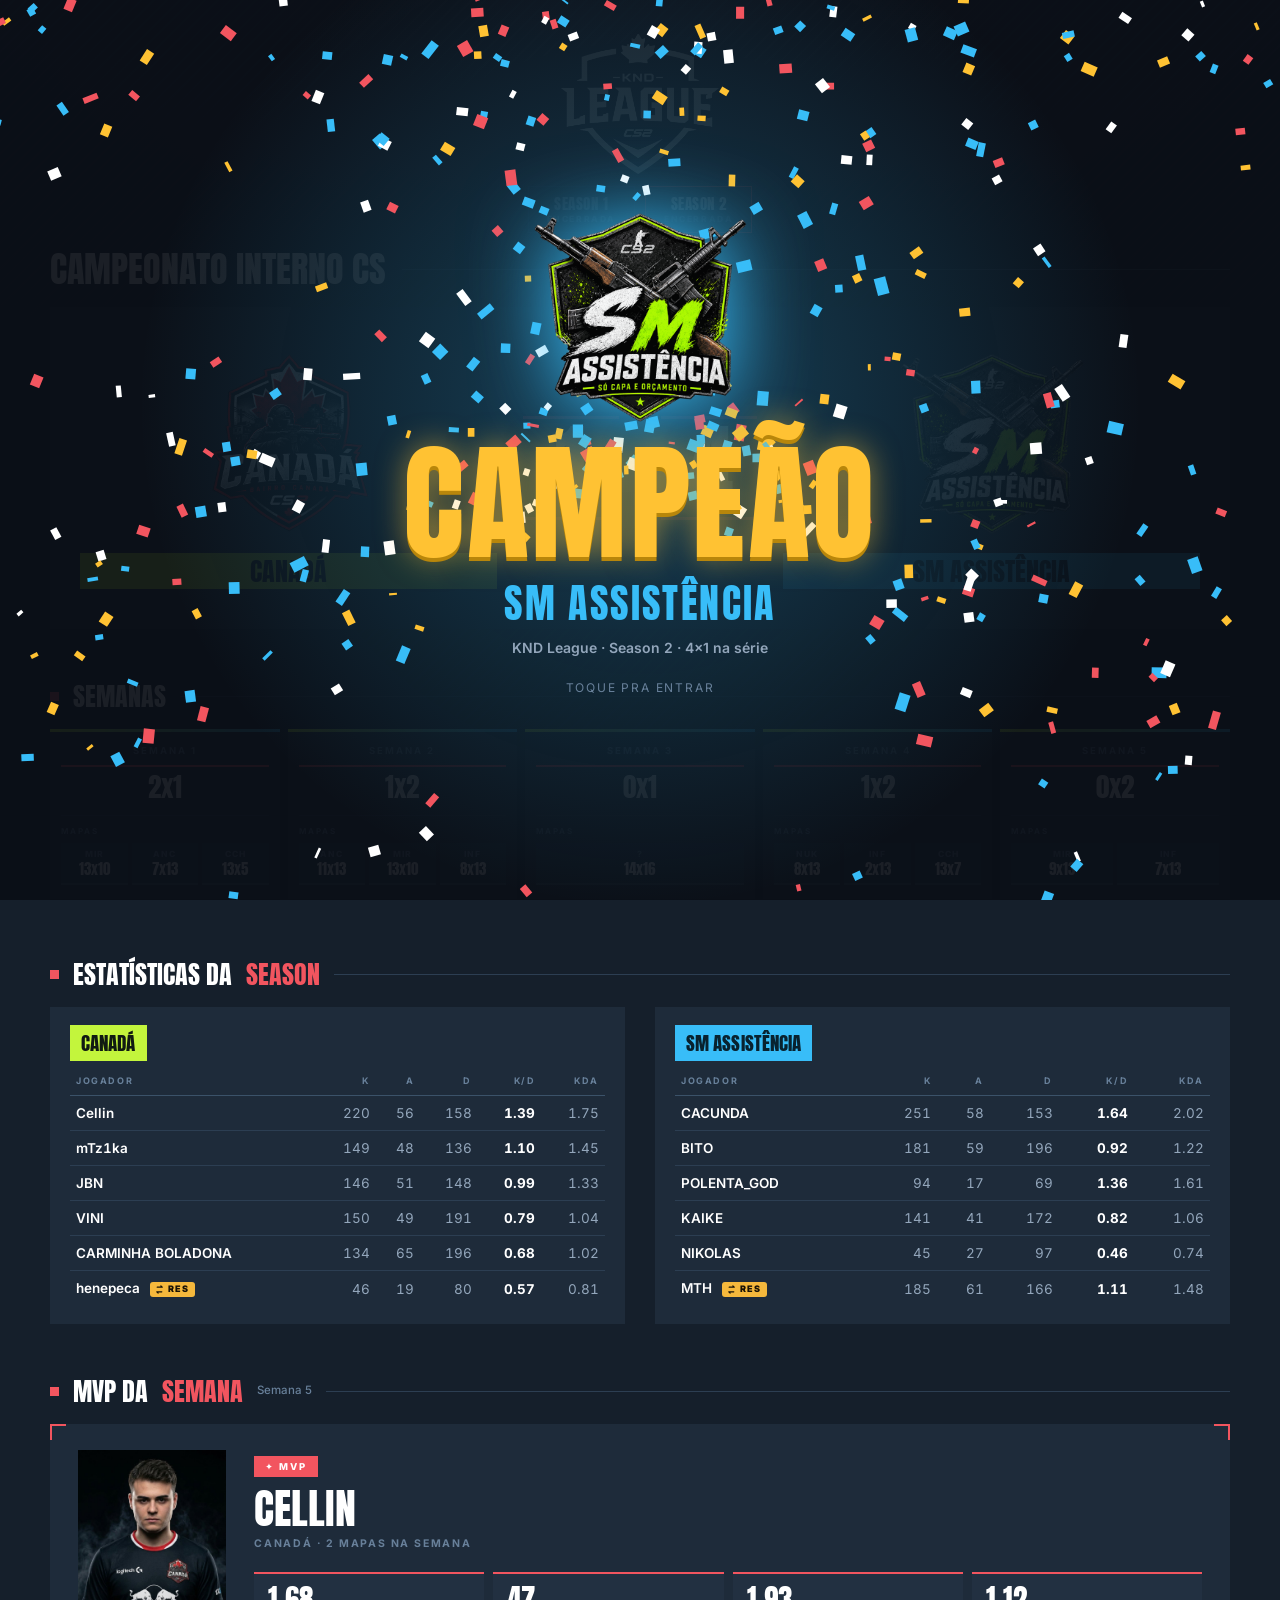
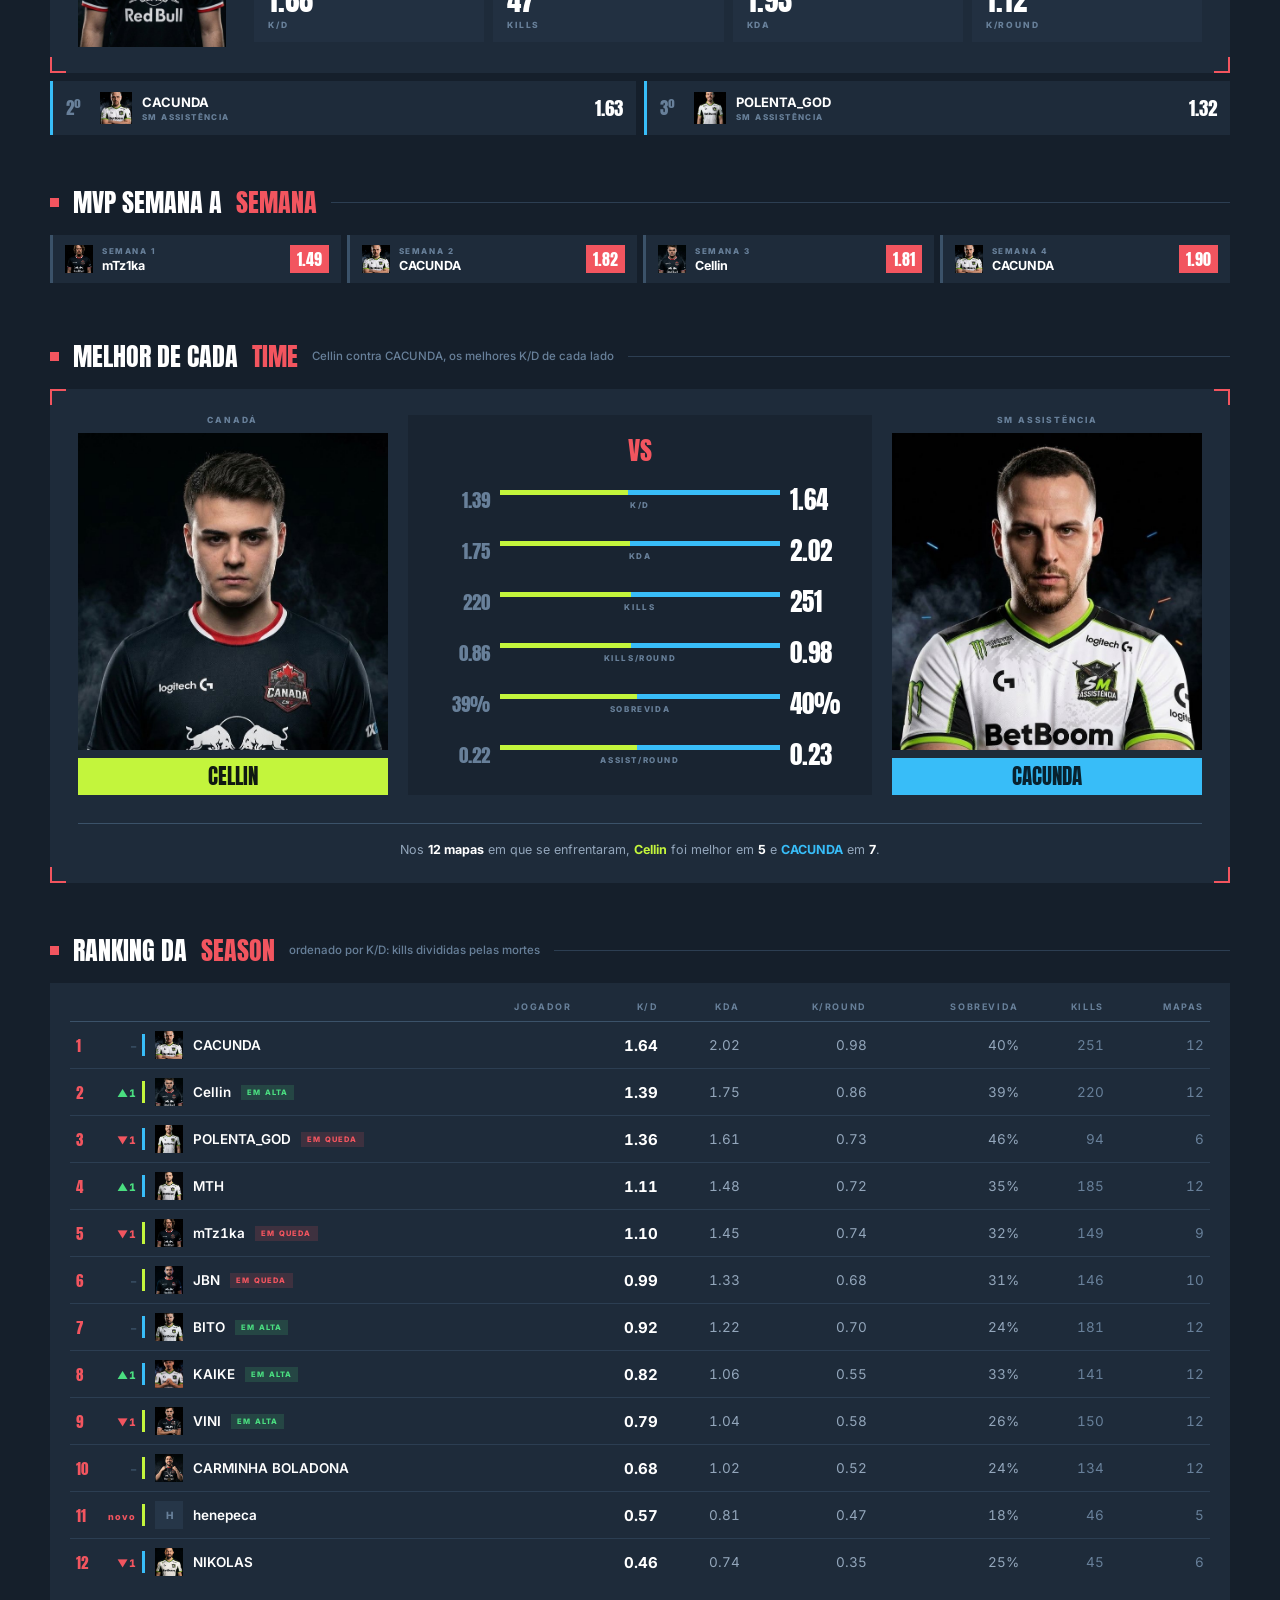
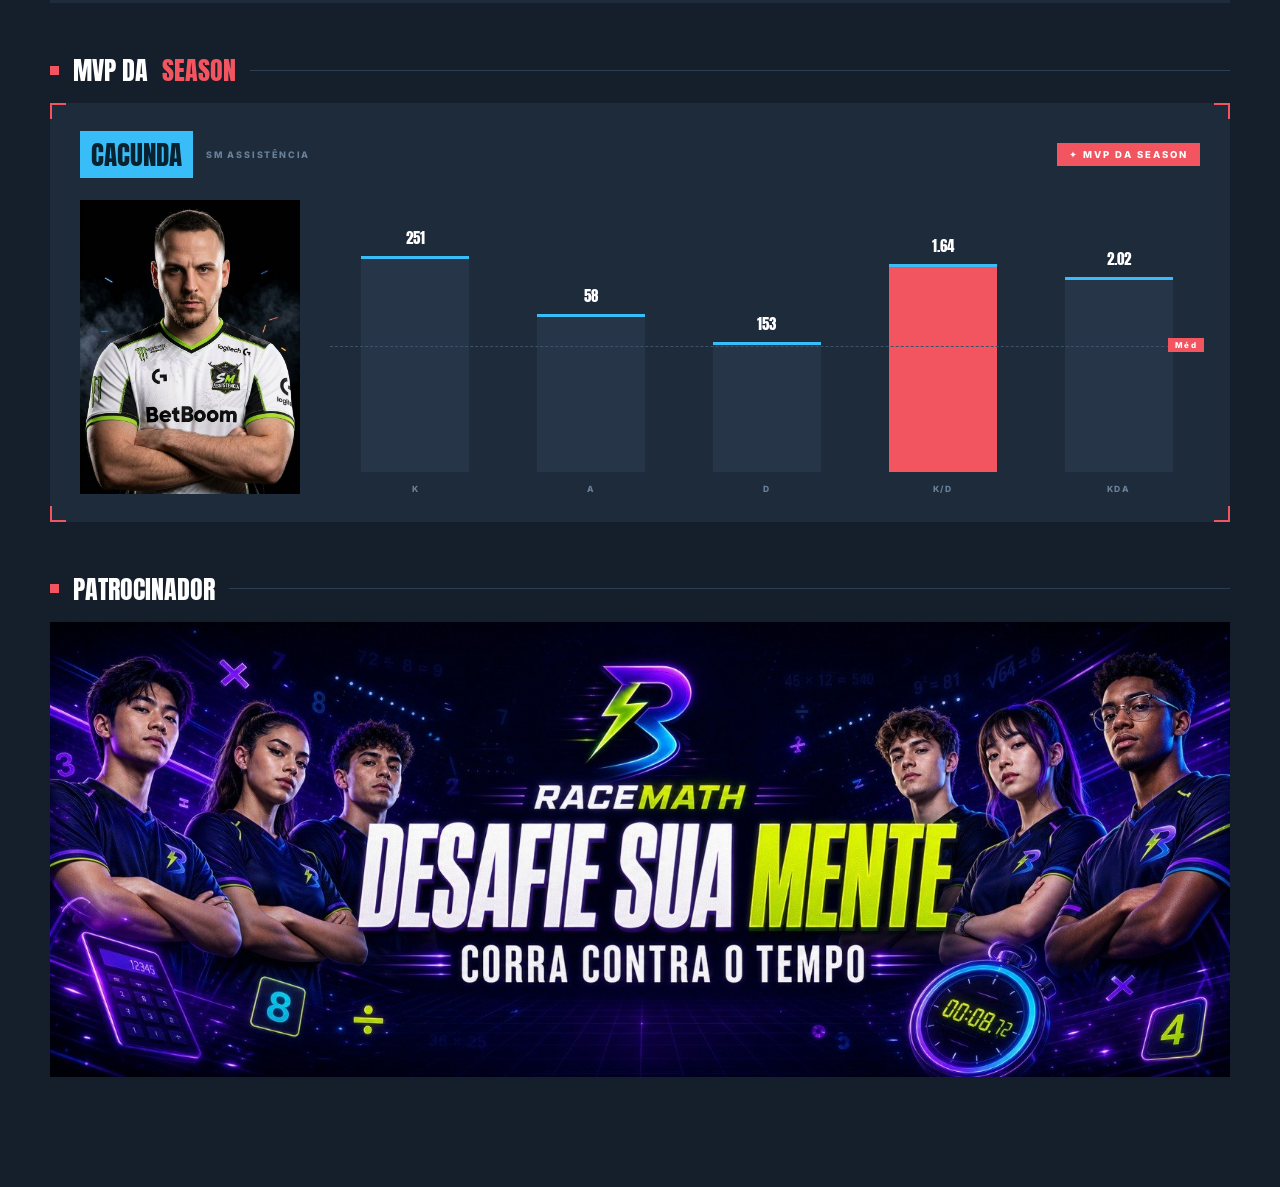
<file: v2/index.html>
<!doctype html>
<html lang="pt-BR">
<head>
<meta charset="utf-8">
<meta name="viewport" content="width=device-width, initial-scale=1">
<title>KND League</title>
<meta name="description" content="Placar e estatisticas da KND League.">
<meta name="theme-color" content="#000000">
<meta name="versao" content="45">
<link rel="icon" href="assets/liga.png">
<link rel="preconnect" href="https://fonts.googleapis.com">
<link rel="preconnect" href="https://fonts.gstatic.com" crossorigin>
<link href="https://fonts.googleapis.com/css2?family=Anton&family=Inter:wght@400;500;600;700;800&display=swap" rel="stylesheet">
<!-- O ?v= no fim e obrigatorio: sem ele o navegador serve o css/js velho do cache
     mesmo depois de publicar. O numero sobe a cada deploy (scripts/publicar.py). -->
<link rel="stylesheet" href="styles.css?v=45">
</head>
<body>

<div class="wrap">

  <!-- na ficha de um jogador esta logo vira a do time dele -->
  <div class="brand"><a id="brandLink" href="#/"><img id="brandLogo" src="assets/liga.png" alt="KND League"></a></div>

  <!-- paginas internas, mostradas no lugar da home -->
  <div class="seasons" id="seasons" hidden></div>

  <div id="timePage" hidden></div>
  <div id="jogPage" hidden></div>

  <div id="home">

  <div class="top"><div class="comp" id="comp"></div></div>

  <div class="match">
    <div class="team a">
      <div class="logo" id="logoA"></div>
      <div class="tname" id="nameA"></div>
    </div>
    <div class="score">
      <div class="snum" id="scoreA">0</div>
      <div class="vs">&times;</div>
      <div class="snum" id="scoreB">0</div>
    </div>
    <div class="team b">
      <div class="logo" id="logoB"></div>
      <div class="tname" id="nameB"></div>
    </div>
  </div>

  <div class="vazio" id="vazio" hidden></div>

  <div class="sec-label" id="lblSemanas">Semanas</div>
  <div class="weeks" id="weeks"></div>

  <div class="sec-label" id="statsLabel"></div>
  <div class="stats">
    <div class="tpanel a"><h3 id="stTitleA"></h3><div id="statsA"></div></div>
    <div class="tpanel b"><h3 id="stTitleB"></h3><div id="statsB"></div></div>
  </div>

  <div class="sec-label" id="lblMvpWeek">MVP da semana <span class="hint" id="mvpWeekHint"></span></div>
  <div id="mvpWeek"></div>

  <div class="sec-label" id="stripLabel">MVP semana a semana</div>
  <div class="mvp-strip" id="mvpStrip"></div>

  <div class="sec-label" id="lblDuelo">Melhor de cada time
    <span class="hint" id="duelHint"></span></div>
  <div id="duelo"></div>

  <div class="sec-label" id="lblRanking">Ranking da season
    <span class="hint">ordenado por K/D: kills divididas pelas mortes</span></div>
  <div class="tpanel" id="ranking"></div>

  <div class="sec-label" id="lblMvp">MVP da Season</div>
  <div id="mvp" class="mvpcard"></div>

  <div class="sec-label" id="sponsorLabel">Patrocinador</div>
  <div id="sponsor"></div>

  </div><!-- /home -->

</div>

<div id="mapModal" class="mapmodal" hidden>
  <div class="mm-backdrop" onclick="closeMapModal()"></div>
  <div class="mm-panel" id="mmPanel"></div>
</div>

<script src="app.js?v=45"></script>
</body>
</html>
</file>
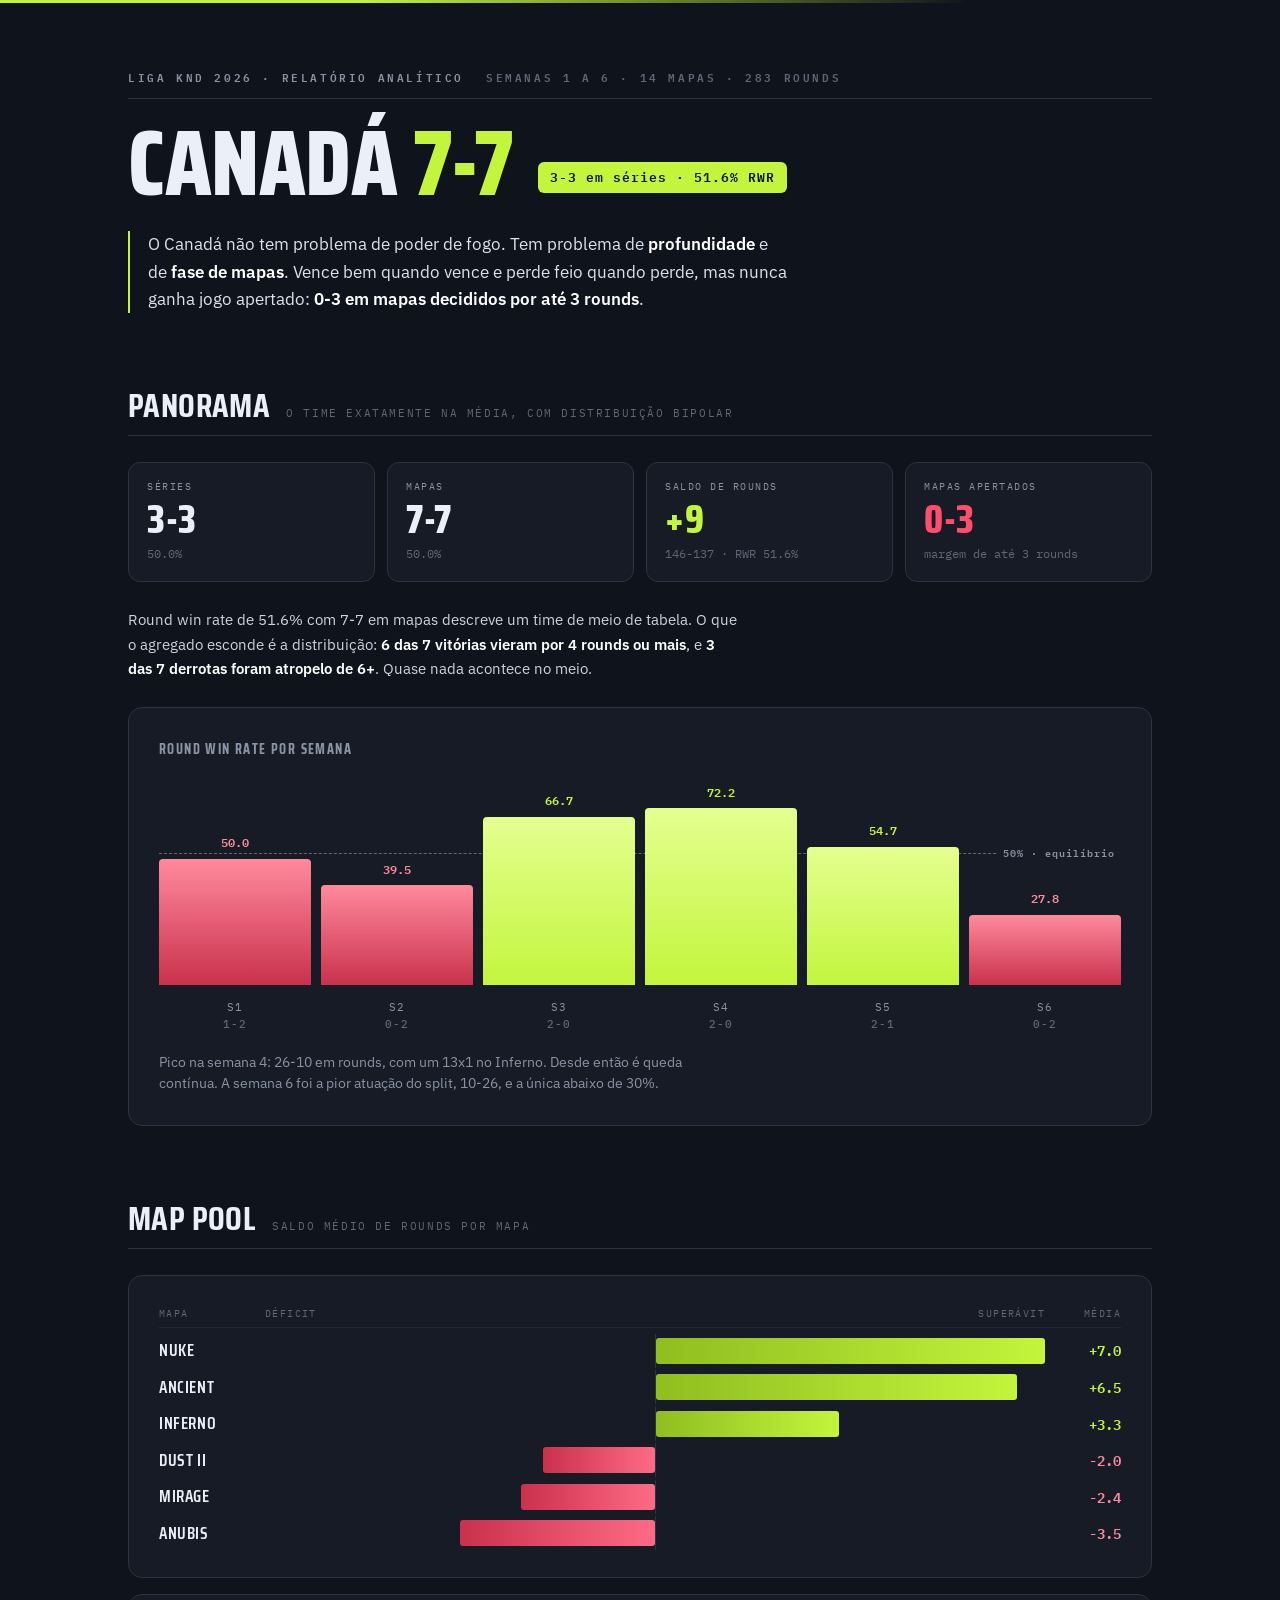
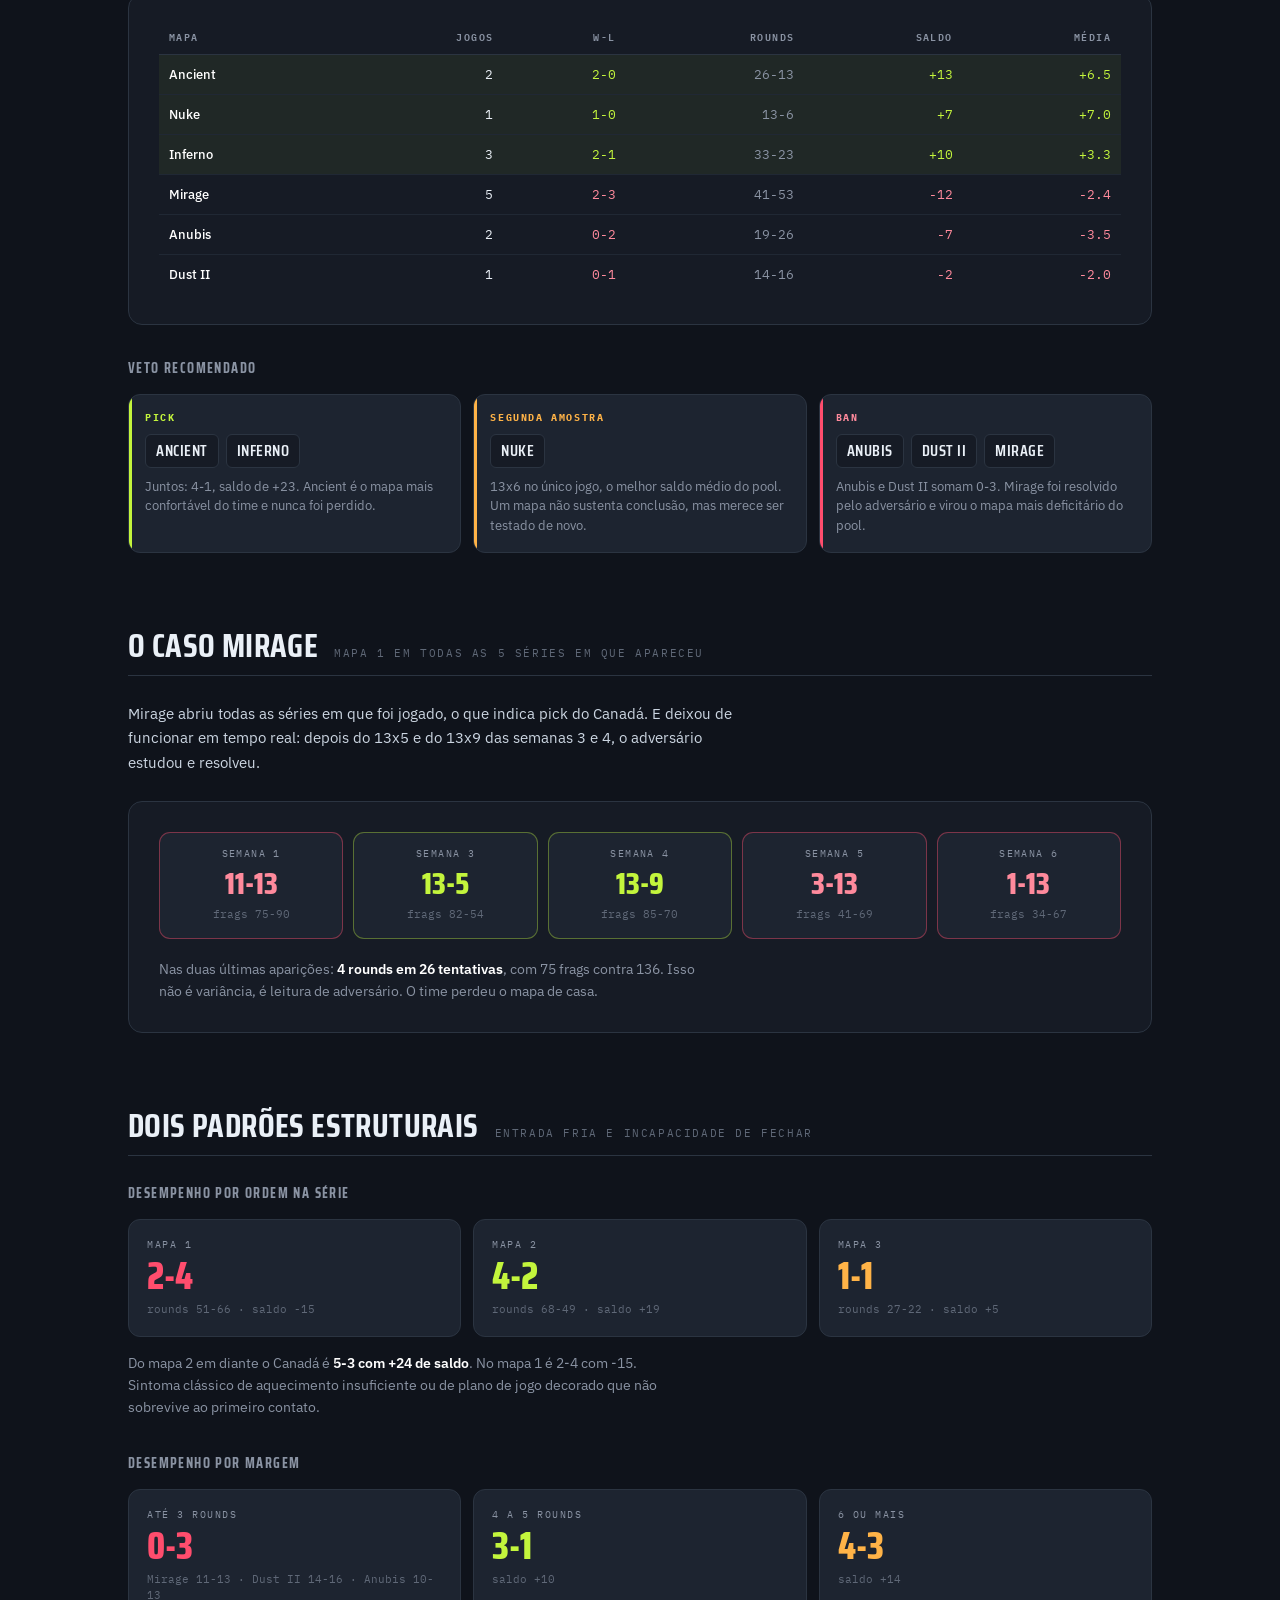
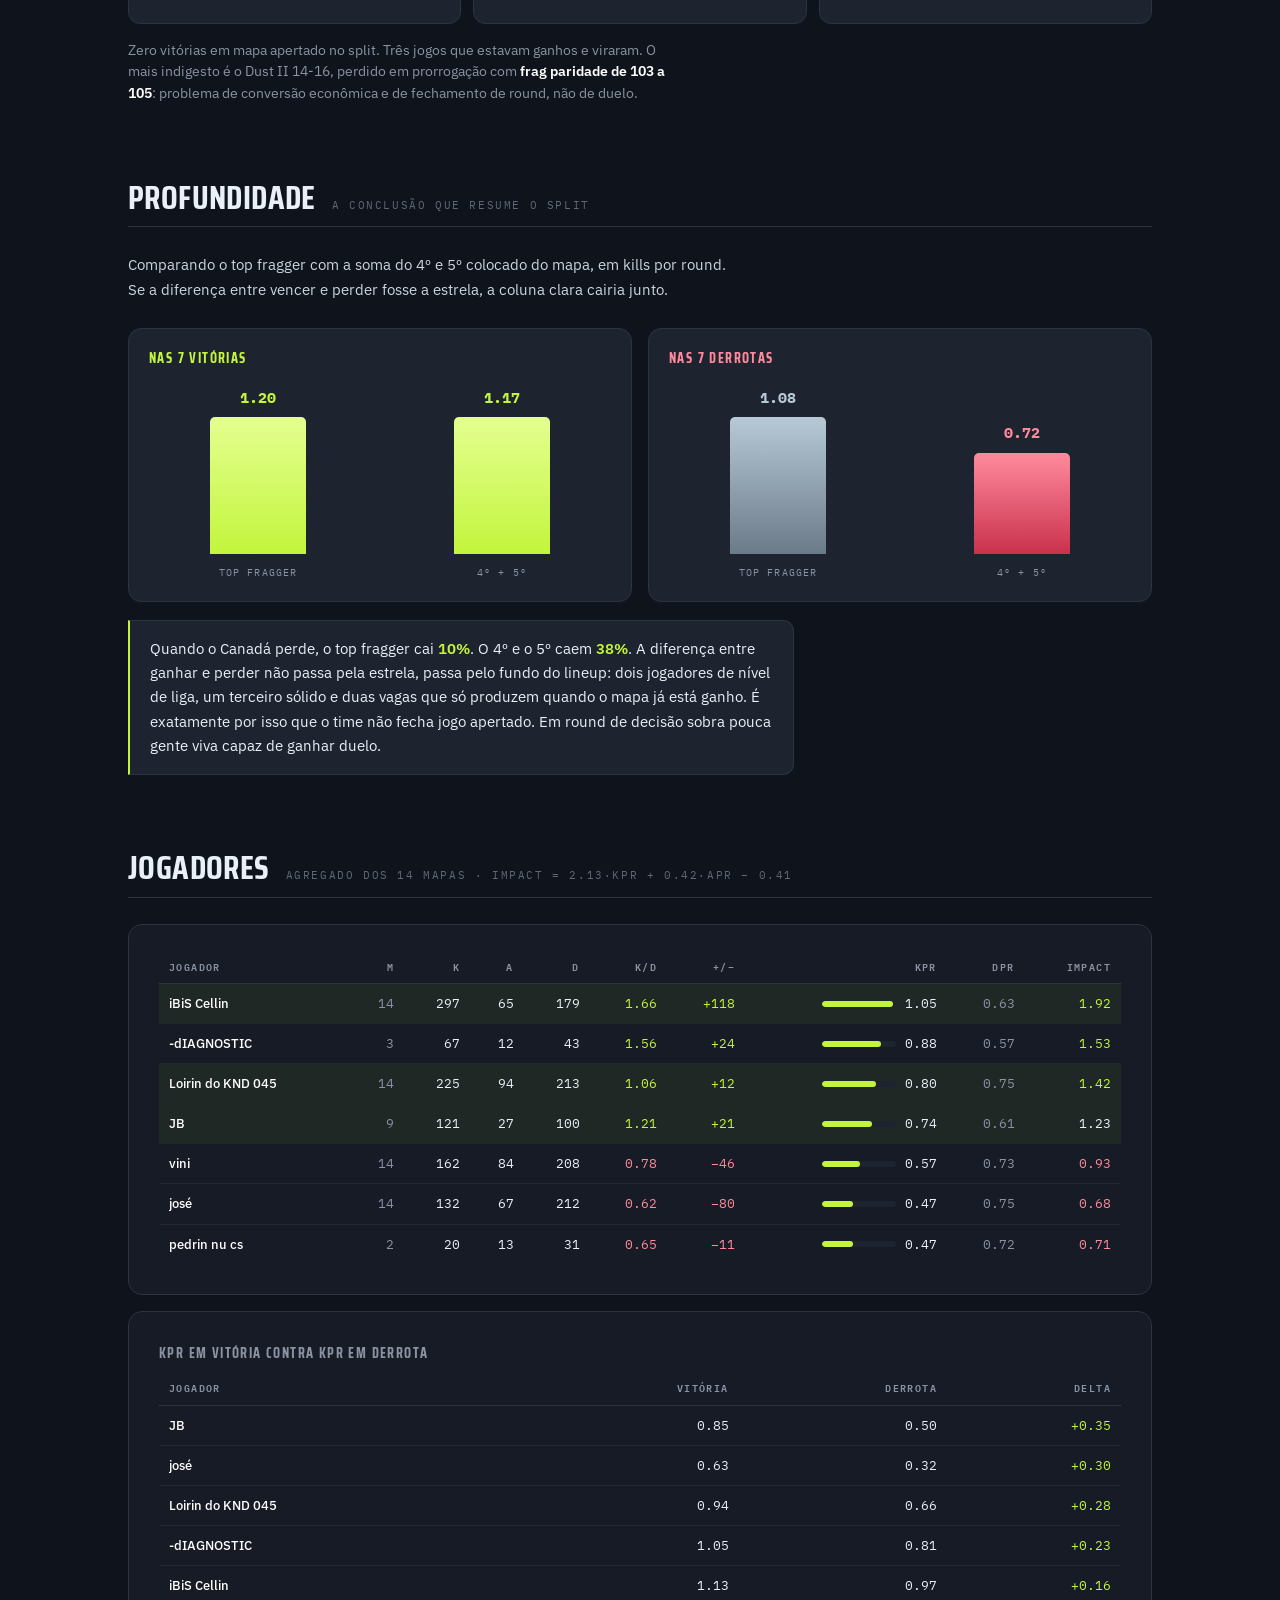
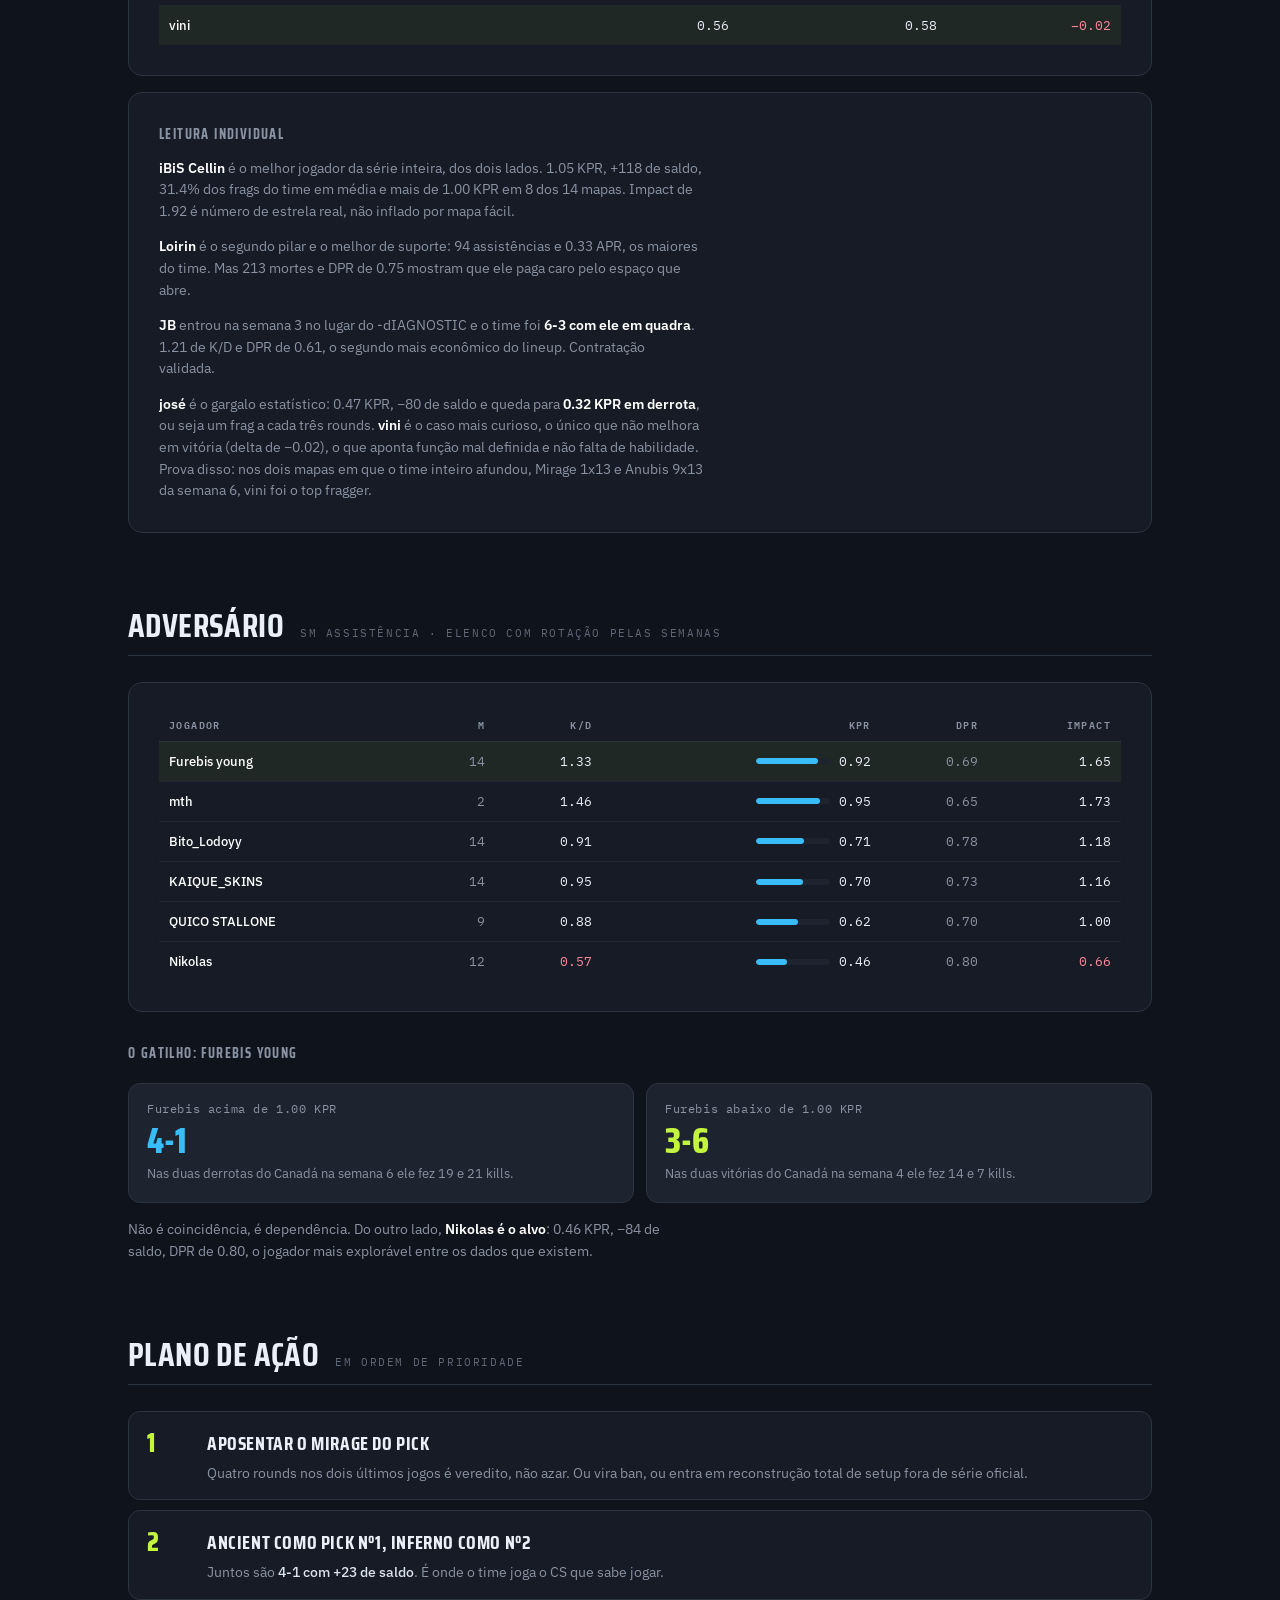
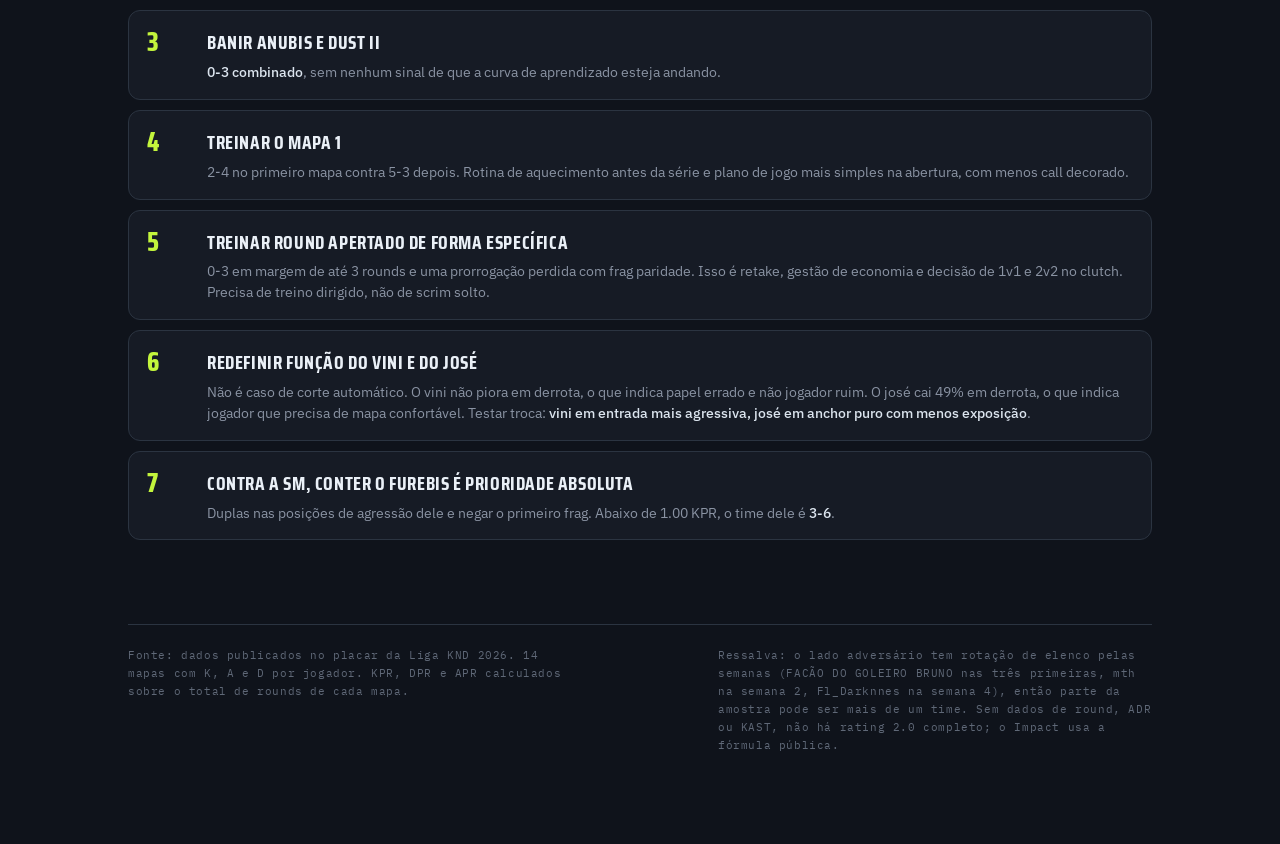
<file: analise.html>
<!doctype html>
<html lang="pt-BR">
<head>
<meta charset="utf-8">
<meta name="viewport" content="width=device-width, initial-scale=1">
<meta name="color-scheme" content="dark">
<meta name="description" content="Relatorio analitico do Canada na Liga KND 2026: map pool, curva de forma, profundidade de lineup e plano de veto nas semanas 1 a 6.">
<link rel="icon" href="data:image/svg+xml,%3Csvg xmlns=%27http://www.w3.org/2000/svg%27 viewBox=%270 0 32 32%27%3E%3Crect width=%2732%27 height=%2732%27 rx=%276%27 fill=%27%230f131b%27/%3E%3Ccircle cx=%2716%27 cy=%2716%27 r=%279%27 fill=%27none%27 stroke=%27%23c3f53c%27 stroke-width=%273%27/%3E%3Ccircle cx=%2716%27 cy=%2716%27 r=%272.5%27 fill=%27%23c3f53c%27/%3E%3C/svg%3E">
<title>Canadá 7-7</title>
<link rel="preconnect" href="https://fonts.googleapis.com">
<link rel="preconnect" href="https://fonts.gstatic.com" crossorigin>
<link rel="stylesheet" href="https://fonts.googleapis.com/css2?family=Saira+Condensed:wght@500;600;700;800&family=IBM+Plex+Sans:wght@400;500;600&family=IBM+Plex+Mono:wght@400;500;600;700&display=swap">

<style>
  :root{
    --bg:#0f131b;
    --panel:#161b25;
    --panel2:#1d2430;
    --line:#2b3441;
    --line-soft:#202834;
    --txt:#eaf0f7;
    --mut:#8a93a3;
    --mut-dim:#5f6877;
    --lime:#c3f53c;
    --lime-deep:#8fbe1f;
    --red:#ff4d6d;
    --red-soft:#ff8a9c;
    --cyan:#38bdf8;
    --amber:#ffb347;

    --f-disp:'Saira Condensed','Arial Narrow',Impact,sans-serif;
    --f-body:'IBM Plex Sans','Segoe UI',system-ui,Arial,sans-serif;
    --f-mono:'IBM Plex Mono','SFMono-Regular',Consolas,monospace;

    --sp:clamp(18px,3.2vw,30px);
  }

  *{box-sizing:border-box}

  body{
    margin:0;
    background:var(--bg);
    color:var(--txt);
    font-family:var(--f-body);
    font-size:15px;
    line-height:1.62;
    -webkit-font-smoothing:antialiased;
  }
  body::before{
    content:"";position:fixed;left:0;right:0;top:0;height:3px;z-index:100;
    background:linear-gradient(90deg,var(--lime),var(--lime) 28%,transparent 76%);
  }

  .wrap{max-width:1080px;margin:0 auto;padding:0 clamp(16px,4vw,28px) 90px}

  /* ---------- tipografia base ---------- */
  h1,h2,h3,h4{font-family:var(--f-disp);text-transform:uppercase;text-wrap:balance;margin:0}
  h1{font-size:clamp(46px,10vw,92px);font-weight:800;line-height:.92;letter-spacing:-.5px}
  h2{font-size:clamp(24px,3.6vw,33px);font-weight:700;letter-spacing:.4px;line-height:1.05}
  h3{font-size:19px;font-weight:700;letter-spacing:.6px}
  h4{font-size:14px;font-weight:700;letter-spacing:1.4px;color:var(--mut)}
  p{margin:0}
  b,strong{font-weight:600;color:#fff}
  .num{font-family:var(--f-mono);font-variant-numeric:tabular-nums}

  .eyebrow{
    font-family:var(--f-mono);font-size:11px;font-weight:600;letter-spacing:2.6px;
    text-transform:uppercase;color:var(--mut);
  }

  /* ---------- header ---------- */
  header{padding:clamp(38px,7vw,68px) 0 0}
  .head-top{display:flex;flex-wrap:wrap;gap:10px 22px;align-items:baseline;
            border-bottom:1px solid var(--line);padding-bottom:12px}
  .head-top .eyebrow:last-child{color:var(--mut-dim)}
  .titleblock{display:flex;flex-wrap:wrap;align-items:flex-end;gap:6px 26px;margin-top:22px}
  h1{color:var(--txt)}
  h1 em{font-style:normal;color:var(--lime)}
  .record{
    font-family:var(--f-mono);font-size:13px;font-weight:600;letter-spacing:1px;
    color:var(--bg);background:var(--lime);border-radius:6px;padding:5px 12px;margin-bottom:12px;
  }
  .thesis{
    margin-top:26px;padding-left:18px;border-left:2px solid var(--lime);
    max-width:66ch;font-size:17px;line-height:1.6;color:#dbe4ee;
  }

  /* ---------- estrutura de secao ---------- */
  section{margin-top:clamp(46px,7vw,76px)}
  .sec-head{display:flex;align-items:baseline;gap:16px;flex-wrap:wrap;
            border-bottom:1px solid var(--line);padding-bottom:11px;margin-bottom:26px}
  .sec-head h2{flex:none}
  .sec-head .kicker{font-family:var(--f-mono);font-size:11px;letter-spacing:1.6px;
                    text-transform:uppercase;color:var(--mut-dim)}
  .lead{max-width:68ch;color:#cbd5e1;margin-bottom:26px}
  .note{max-width:68ch;color:var(--mut);font-size:13.5px;line-height:1.6}

  .panel{background:var(--panel);border:1px solid var(--line);border-radius:14px;padding:var(--sp)}
  .panel + .panel{margin-top:16px}

  /* ---------- KPI ---------- */
  .kpis{display:grid;grid-template-columns:repeat(4,1fr);gap:12px}
  .kpi{background:var(--panel);border:1px solid var(--line);border-radius:12px;
       padding:16px 18px 18px;display:flex;flex-direction:column;gap:5px}
  .kpi .k-lbl{font-family:var(--f-mono);font-size:10px;letter-spacing:1.5px;
              text-transform:uppercase;color:var(--mut)}
  .kpi .k-val{font-family:var(--f-disp);font-size:40px;font-weight:800;line-height:1;
              letter-spacing:.5px;font-variant-numeric:tabular-nums}
  .kpi .k-sub{font-family:var(--f-mono);font-size:11.5px;color:var(--mut-dim)}
  .kpi.good .k-val{color:var(--lime)}
  .kpi.bad .k-val{color:var(--red)}
  .kpi.flat .k-val{color:var(--txt)}

  /* ---------- curva de forma ---------- */
  .form{display:grid;grid-template-columns:1fr;gap:14px}
  .form-plot{position:relative;height:210px;display:flex;gap:10px;align-items:flex-end;
             padding-top:8px}
  .form-ref{position:absolute;left:0;right:0;bottom:62.5%;border-top:1px dashed var(--mut-dim);z-index:1}
  .form-ref span{position:absolute;right:0;top:-9px;font-family:var(--f-mono);font-size:9.5px;
                 font-weight:600;letter-spacing:1px;color:var(--mut);background:var(--panel);padding:0 6px}
  .fbar{flex:1;display:flex;flex-direction:column;justify-content:flex-end;
        align-items:center;gap:6px;height:100%;position:relative;z-index:2}
  .fbar .fv{font-family:var(--f-mono);font-size:12px;font-weight:600;font-variant-numeric:tabular-nums}
  .fbar .fc{width:100%;border-radius:4px 4px 0 0;min-height:5px}
  .fbar.w .fc{background:linear-gradient(180deg,#e4ff90,var(--lime))}
  .fbar.l .fc{background:linear-gradient(180deg,#ff8a9c,#c9314c)}
  .fbar.w .fv{color:var(--lime)}
  .fbar.l .fv{color:var(--red-soft)}
  .form-axis{display:flex;gap:10px}
  .form-axis div{flex:1;text-align:center;font-family:var(--f-mono);font-size:10.5px;
                 letter-spacing:.8px;color:var(--mut)}
  .form-axis div b{display:block;font-size:11px;color:var(--mut-dim);font-weight:500}

  /* ---------- barras divergentes de mapa ---------- */
  .dchart{display:flex;flex-direction:column;gap:9px}
  .dhead{display:grid;grid-template-columns:92px 1fr 62px;gap:14px;align-items:center;
         font-family:var(--f-mono);font-size:9.5px;letter-spacing:1.4px;text-transform:uppercase;
         color:var(--mut-dim);padding-bottom:6px;border-bottom:1px solid var(--line-soft)}
  .dhead .dh-mid{display:flex;justify-content:space-between}
  .drow{display:grid;grid-template-columns:92px 1fr 62px;gap:14px;align-items:center}
  .drow .dname{font-family:var(--f-disp);font-size:17px;font-weight:600;letter-spacing:.6px;
               text-transform:uppercase}
  .dtrack{display:flex;align-items:center;height:26px}
  .dside{flex:1;display:flex;height:100%;align-items:center}
  .dside.neg{justify-content:flex-end}
  .dfill{height:100%;border-radius:3px}
  .dside.neg .dfill{background:linear-gradient(90deg,#c9314c,#ff6b84)}
  .dside.pos .dfill{background:linear-gradient(90deg,var(--lime-deep),var(--lime))}
  .daxis{width:1px;background:var(--line);height:34px;flex:none}
  .dval{font-family:var(--f-mono);font-size:14px;font-weight:600;text-align:right;
        font-variant-numeric:tabular-nums}
  .dval.p{color:var(--lime)} .dval.n{color:var(--red-soft)}

  /* ---------- tabelas ---------- */
  .tscroll{overflow-x:auto;margin-top:4px}
  table{width:100%;border-collapse:collapse;font-family:var(--f-mono);font-size:13px;
        font-variant-numeric:tabular-nums;min-width:560px}
  thead th{font-size:9.5px;font-weight:600;letter-spacing:1.4px;text-transform:uppercase;
           color:var(--mut);text-align:right;padding:0 10px 9px;border-bottom:1px solid var(--line);
           white-space:nowrap}
  thead th:first-child{text-align:left}
  tbody td{padding:9px 10px;border-bottom:1px solid var(--line-soft);text-align:right;white-space:nowrap}
  tbody td:first-child{text-align:left;font-family:var(--f-body);font-weight:500;color:#fff}
  tbody tr:last-child td{border-bottom:none}
  tbody tr.hi td{background:rgba(195,245,60,.055)}
  td.pos{color:var(--lime)} td.neg{color:var(--red-soft)} td.dim{color:var(--mut)}

  .kprcell{display:flex;align-items:center;gap:9px;justify-content:flex-end}
  .kprbar{width:74px;height:6px;background:var(--panel2);border-radius:3px;overflow:hidden;flex:none}
  .kprbar i{display:block;height:100%;background:var(--lime);border-radius:3px}
  .kprbar.op i{background:var(--cyan)}

  /* ---------- board de veto ---------- */
  .veto{display:grid;grid-template-columns:repeat(3,1fr);gap:12px}
  .vcard{background:var(--panel2);border:1px solid var(--line);border-radius:12px;padding:15px 16px 17px;
         display:flex;flex-direction:column;gap:9px;position:relative;overflow:hidden}
  .vcard::before{content:"";position:absolute;left:0;top:0;bottom:0;width:3px}
  .vcard.pick::before{background:var(--lime)}
  .vcard.neutral::before{background:var(--amber)}
  .vcard.ban::before{background:var(--red)}
  .vtag{font-family:var(--f-mono);font-size:9.5px;font-weight:700;letter-spacing:1.6px;text-transform:uppercase}
  .vcard.pick .vtag{color:var(--lime)}
  .vcard.neutral .vtag{color:var(--amber)}
  .vcard.ban .vtag{color:var(--red-soft)}
  .vmaps{display:flex;flex-wrap:wrap;gap:7px}
  .vmaps span{font-family:var(--f-disp);font-size:16px;font-weight:600;letter-spacing:.5px;
              text-transform:uppercase;background:var(--panel);border:1px solid var(--line);
              border-radius:6px;padding:3px 10px}
  .vwhy{font-size:13px;color:var(--mut);line-height:1.5}

  /* ---------- linha do tempo do Mirage ---------- */
  .mtl{display:grid;grid-template-columns:repeat(5,1fr);gap:10px}
  .mcard{background:var(--panel2);border:1px solid var(--line);border-radius:11px;
         padding:13px 12px 15px;display:flex;flex-direction:column;gap:7px;text-align:center}
  .mcard.l{border-color:rgba(255,77,109,.42)}
  .mcard.w{border-color:rgba(195,245,60,.36)}
  .mcard .mwk{font-family:var(--f-mono);font-size:9.5px;letter-spacing:1.4px;text-transform:uppercase;color:var(--mut)}
  .mcard .msc{font-family:var(--f-disp);font-size:31px;font-weight:800;line-height:1;
              font-variant-numeric:tabular-nums}
  .mcard.l .msc{color:var(--red-soft)} .mcard.w .msc{color:var(--lime)}
  .mcard .mfr{font-family:var(--f-mono);font-size:10.5px;color:var(--mut-dim)}

  /* ---------- splits ---------- */
  .splits{display:grid;grid-template-columns:repeat(3,1fr);gap:12px}
  .split{background:var(--panel2);border:1px solid var(--line);border-radius:12px;
         padding:17px 18px 19px;display:flex;flex-direction:column;gap:4px}
  .split .s-lbl{font-family:var(--f-mono);font-size:10px;letter-spacing:1.5px;
                text-transform:uppercase;color:var(--mut)}
  .split .s-val{font-family:var(--f-disp);font-size:38px;font-weight:800;line-height:1.05;
                font-variant-numeric:tabular-nums}
  .split .s-sub{font-family:var(--f-mono);font-size:11px;color:var(--mut-dim);line-height:1.5}
  .split.bad .s-val{color:var(--red)}
  .split.ok .s-val{color:var(--lime)}
  .split.mid .s-val{color:var(--amber)}

  /* ---------- profundidade (grafico tese) ---------- */
  .depth{display:grid;grid-template-columns:1fr 1fr;gap:16px}
  .dpanel{background:var(--panel2);border:1px solid var(--line);border-radius:13px;padding:18px 20px 20px}
  .dpanel h4{margin-bottom:16px}
  .dpanel.win h4{color:var(--lime)} .dpanel.loss h4{color:var(--red-soft)}
  .dplot{height:168px;display:flex;gap:26px;align-items:flex-end}
  .dpair{flex:1;display:flex;flex-direction:column;justify-content:flex-end;align-items:center;
         gap:7px;height:100%}
  .dpair .dv{font-family:var(--f-mono);font-size:15px;font-weight:700;font-variant-numeric:tabular-nums}
  .dpair .dcol{width:100%;max-width:96px;border-radius:5px 5px 0 0;min-height:6px}
  .dpanel.win .dpair.star .dcol{background:linear-gradient(180deg,#e4ff90,var(--lime))}
  .dpanel.win .dpair.tail .dcol{background:linear-gradient(180deg,#e4ff90,var(--lime))}
  .dpanel.loss .dpair.star .dcol{background:linear-gradient(180deg,#b7c9d6,#6b7a89)}
  .dpanel.loss .dpair.tail .dcol{background:linear-gradient(180deg,#ff8a9c,#c9314c)}
  .dpanel.win .dv{color:var(--lime)}
  .dpanel.loss .dpair.star .dv{color:#b7c9d6}
  .dpanel.loss .dpair.tail .dv{color:var(--red-soft)}
  .dlabels{display:flex;gap:26px;margin-top:11px}
  .dlabels div{flex:1;text-align:center;font-family:var(--f-mono);font-size:10px;
               letter-spacing:1.1px;text-transform:uppercase;color:var(--mut)}
  .verdict{margin-top:18px;padding:16px 20px;background:var(--panel2);
           border:1px solid var(--line);border-left:2px solid var(--lime);border-radius:0 11px 11px 0;
           max-width:74ch}
  .verdict b{color:var(--lime)}

  /* ---------- gatilho do adversario ---------- */
  .trigger{display:grid;grid-template-columns:1fr 1fr;gap:12px;margin-top:18px}
  .tcard{background:var(--panel2);border:1px solid var(--line);border-radius:12px;padding:16px 18px 18px;
         display:flex;flex-direction:column;gap:5px}
  .tcard .t-cond{font-family:var(--f-mono);font-size:11.5px;letter-spacing:.6px;color:var(--mut)}
  .tcard .t-rec{font-family:var(--f-disp);font-size:36px;font-weight:800;line-height:1;
                font-variant-numeric:tabular-nums}
  .tcard.up .t-rec{color:var(--cyan)}
  .tcard.down .t-rec{color:var(--lime)}
  .tcard .t-sub{font-size:13px;color:var(--mut);line-height:1.5}

  /* ---------- plano de acao ---------- */
  .plan{display:flex;flex-direction:column;gap:10px;counter-reset:step}
  .step{display:grid;grid-template-columns:44px 1fr;gap:16px;align-items:start;
        background:var(--panel);border:1px solid var(--line);border-radius:12px;padding:16px 18px}
  .step .s-n{font-family:var(--f-disp);font-size:26px;font-weight:800;line-height:1;
             color:var(--lime);font-variant-numeric:tabular-nums;padding-top:2px}
  .step h3{margin-bottom:4px}
  .step p{color:var(--mut);font-size:13.5px;line-height:1.55}
  .step p b{color:#dbe4ee;font-weight:500}

  footer{margin-top:clamp(50px,8vw,84px);padding-top:22px;border-top:1px solid var(--line);
         display:flex;flex-wrap:wrap;gap:12px 28px;justify-content:space-between;align-items:baseline}
  footer p{font-family:var(--f-mono);font-size:11px;letter-spacing:.6px;color:var(--mut-dim);max-width:62ch}

  a{color:var(--lime);text-decoration:none;border-bottom:1px solid rgba(195,245,60,.35)}
  a:hover{border-bottom-color:var(--lime)}
  :focus-visible{outline:2px solid var(--lime);outline-offset:3px;border-radius:4px}

  @media(max-width:860px){
    .kpis{grid-template-columns:repeat(2,1fr)}
    .veto,.splits{grid-template-columns:1fr}
    .depth,.trigger{grid-template-columns:1fr}
    .mtl{grid-template-columns:repeat(3,1fr)}
    .drow,.dhead{grid-template-columns:74px 1fr 54px;gap:10px}
    .drow .dname{font-size:15px}
  }
  @media(max-width:520px){
    .mtl{grid-template-columns:repeat(2,1fr)}
    .form-plot{height:170px}
  }
  @media(prefers-reduced-motion:reduce){*{transition:none!important;animation:none!important}}
</style>
</head>
<body>
<div class="wrap">

<header>
  <div class="head-top">
    <span class="eyebrow">Liga KND 2026 · Relatório analítico</span>
    <span class="eyebrow">Semanas 1 a 6 · 14 mapas · 283 rounds</span>
  </div>

  <div class="titleblock">
    <h1>Canadá <em>7-7</em></h1>
    <span class="record num">3-3 em séries · 51.6% RWR</span>
  </div>

  <p class="thesis">O Canadá não tem problema de poder de fogo. Tem problema de <b>profundidade</b> e de <b>fase de mapas</b>. Vence bem quando vence e perde feio quando perde, mas nunca ganha jogo apertado: <b>0-3 em mapas decididos por até 3 rounds</b>.</p>
</header>

<section>
  <div class="sec-head">
    <h2>Panorama</h2>
    <span class="kicker">O time exatamente na média, com distribuição bipolar</span>
  </div>

  <div class="kpis">
    <div class="kpi flat">
      <span class="k-lbl">Séries</span>
      <span class="k-val">3-3</span>
      <span class="k-sub">50.0%</span>
    </div>
    <div class="kpi flat">
      <span class="k-lbl">Mapas</span>
      <span class="k-val">7-7</span>
      <span class="k-sub">50.0%</span>
    </div>
    <div class="kpi good">
      <span class="k-lbl">Saldo de rounds</span>
      <span class="k-val">+9</span>
      <span class="k-sub">146-137 · RWR 51.6%</span>
    </div>
    <div class="kpi bad">
      <span class="k-lbl">Mapas apertados</span>
      <span class="k-val">0-3</span>
      <span class="k-sub">margem de até 3 rounds</span>
    </div>
  </div>

  <p class="lead" style="margin-top:26px">Round win rate de 51.6% com 7-7 em mapas descreve um time de meio de tabela. O que o agregado esconde é a distribuição: <b>6 das 7 vitórias vieram por 4 rounds ou mais</b>, e <b>3 das 7 derrotas foram atropelo de 6+</b>. Quase nada acontece no meio.</p>

  <div class="panel">
    <div class="form">
      <h4>Round win rate por semana</h4>
      <div class="form-plot">
        <div class="form-ref"><span>50% · equilíbrio</span></div>
        <div class="fbar l"><span class="fv">50.0</span><span class="fc" style="height:62.5%"></span></div>
        <div class="fbar l"><span class="fv">39.5</span><span class="fc" style="height:49.4%"></span></div>
        <div class="fbar w"><span class="fv">66.7</span><span class="fc" style="height:83.4%"></span></div>
        <div class="fbar w"><span class="fv">72.2</span><span class="fc" style="height:90.3%"></span></div>
        <div class="fbar w"><span class="fv">54.7</span><span class="fc" style="height:68.4%"></span></div>
        <div class="fbar l"><span class="fv">27.8</span><span class="fc" style="height:34.8%"></span></div>
      </div>
      <div class="form-axis">
        <div>S1<b>1-2</b></div>
        <div>S2<b>0-2</b></div>
        <div>S3<b>2-0</b></div>
        <div>S4<b>2-0</b></div>
        <div>S5<b>2-1</b></div>
        <div>S6<b>0-2</b></div>
      </div>
    </div>
    <p class="note" style="margin-top:18px">Pico na semana 4: 26-10 em rounds, com um 13x1 no Inferno. Desde então é queda contínua. A semana 6 foi a pior atuação do split, 10-26, e a única abaixo de 30%.</p>
  </div>
</section>

<section>
  <div class="sec-head">
    <h2>Map pool</h2>
    <span class="kicker">Saldo médio de rounds por mapa</span>
  </div>

  <div class="panel">
    <div class="dchart">
      <div class="dhead">
        <span>Mapa</span>
        <span class="dh-mid"><span>déficit</span><span>superávit</span></span>
        <span style="text-align:right">Média</span>
      </div>

      <div class="drow">
        <span class="dname">Nuke</span>
        <span class="dtrack">
          <span class="dside neg"></span><span class="daxis"></span>
          <span class="dside pos"><span class="dfill" style="width:100%"></span></span>
        </span>
        <span class="dval p num">+7.0</span>
      </div>
      <div class="drow">
        <span class="dname">Ancient</span>
        <span class="dtrack">
          <span class="dside neg"></span><span class="daxis"></span>
          <span class="dside pos"><span class="dfill" style="width:92.9%"></span></span>
        </span>
        <span class="dval p num">+6.5</span>
      </div>
      <div class="drow">
        <span class="dname">Inferno</span>
        <span class="dtrack">
          <span class="dside neg"></span><span class="daxis"></span>
          <span class="dside pos"><span class="dfill" style="width:47.1%"></span></span>
        </span>
        <span class="dval p num">+3.3</span>
      </div>
      <div class="drow">
        <span class="dname">Dust II</span>
        <span class="dtrack">
          <span class="dside neg"><span class="dfill" style="width:28.6%"></span></span><span class="daxis"></span>
          <span class="dside pos"></span>
        </span>
        <span class="dval n num">-2.0</span>
      </div>
      <div class="drow">
        <span class="dname">Mirage</span>
        <span class="dtrack">
          <span class="dside neg"><span class="dfill" style="width:34.3%"></span></span><span class="daxis"></span>
          <span class="dside pos"></span>
        </span>
        <span class="dval n num">-2.4</span>
      </div>
      <div class="drow">
        <span class="dname">Anubis</span>
        <span class="dtrack">
          <span class="dside neg"><span class="dfill" style="width:50%"></span></span><span class="daxis"></span>
          <span class="dside pos"></span>
        </span>
        <span class="dval n num">-3.5</span>
      </div>
    </div>
  </div>

  <div class="panel">
    <div class="tscroll">
      <table>
        <thead>
          <tr><th>Mapa</th><th>Jogos</th><th>W-L</th><th>Rounds</th><th>Saldo</th><th>Média</th></tr>
        </thead>
        <tbody>
          <tr class="hi"><td>Ancient</td><td>2</td><td class="pos">2-0</td><td class="dim">26-13</td><td class="pos">+13</td><td class="pos">+6.5</td></tr>
          <tr class="hi"><td>Nuke</td><td>1</td><td class="pos">1-0</td><td class="dim">13-6</td><td class="pos">+7</td><td class="pos">+7.0</td></tr>
          <tr class="hi"><td>Inferno</td><td>3</td><td class="pos">2-1</td><td class="dim">33-23</td><td class="pos">+10</td><td class="pos">+3.3</td></tr>
          <tr><td>Mirage</td><td>5</td><td class="neg">2-3</td><td class="dim">41-53</td><td class="neg">-12</td><td class="neg">-2.4</td></tr>
          <tr><td>Anubis</td><td>2</td><td class="neg">0-2</td><td class="dim">19-26</td><td class="neg">-7</td><td class="neg">-3.5</td></tr>
          <tr><td>Dust II</td><td>1</td><td class="neg">0-1</td><td class="dim">14-16</td><td class="neg">-2</td><td class="neg">-2.0</td></tr>
        </tbody>
      </table>
    </div>
  </div>

  <h4 style="margin:32px 0 14px">Veto recomendado</h4>
  <div class="veto">
    <div class="vcard pick">
      <span class="vtag">Pick</span>
      <div class="vmaps"><span>Ancient</span><span>Inferno</span></div>
      <p class="vwhy">Juntos: 4-1, saldo de +23. Ancient é o mapa mais confortável do time e nunca foi perdido.</p>
    </div>
    <div class="vcard neutral">
      <span class="vtag">Segunda amostra</span>
      <div class="vmaps"><span>Nuke</span></div>
      <p class="vwhy">13x6 no único jogo, o melhor saldo médio do pool. Um mapa não sustenta conclusão, mas merece ser testado de novo.</p>
    </div>
    <div class="vcard ban">
      <span class="vtag">Ban</span>
      <div class="vmaps"><span>Anubis</span><span>Dust II</span><span>Mirage</span></div>
      <p class="vwhy">Anubis e Dust II somam 0-3. Mirage foi resolvido pelo adversário e virou o mapa mais deficitário do pool.</p>
    </div>
  </div>
</section>

<section>
  <div class="sec-head">
    <h2>O caso Mirage</h2>
    <span class="kicker">Mapa 1 em todas as 5 séries em que apareceu</span>
  </div>

  <p class="lead">Mirage abriu todas as séries em que foi jogado, o que indica pick do Canadá. E deixou de funcionar em tempo real: depois do 13x5 e do 13x9 das semanas 3 e 4, o adversário estudou e resolveu.</p>

  <div class="panel">
    <div class="mtl">
      <div class="mcard l"><span class="mwk">Semana 1</span><span class="msc">11-13</span><span class="mfr">frags 75-90</span></div>
      <div class="mcard w"><span class="mwk">Semana 3</span><span class="msc">13-5</span><span class="mfr">frags 82-54</span></div>
      <div class="mcard w"><span class="mwk">Semana 4</span><span class="msc">13-9</span><span class="mfr">frags 85-70</span></div>
      <div class="mcard l"><span class="mwk">Semana 5</span><span class="msc">3-13</span><span class="mfr">frags 41-69</span></div>
      <div class="mcard l"><span class="mwk">Semana 6</span><span class="msc">1-13</span><span class="mfr">frags 34-67</span></div>
    </div>
    <p class="note" style="margin-top:20px">Nas duas últimas aparições: <b>4 rounds em 26 tentativas</b>, com 75 frags contra 136. Isso não é variância, é leitura de adversário. O time perdeu o mapa de casa.</p>
  </div>
</section>

<section>
  <div class="sec-head">
    <h2>Dois padrões estruturais</h2>
    <span class="kicker">Entrada fria e incapacidade de fechar</span>
  </div>

  <h4 style="margin-bottom:14px">Desempenho por ordem na série</h4>
  <div class="splits">
    <div class="split bad">
      <span class="s-lbl">Mapa 1</span>
      <span class="s-val">2-4</span>
      <span class="s-sub">rounds 51-66 · saldo -15</span>
    </div>
    <div class="split ok">
      <span class="s-lbl">Mapa 2</span>
      <span class="s-val">4-2</span>
      <span class="s-sub">rounds 68-49 · saldo +19</span>
    </div>
    <div class="split mid">
      <span class="s-lbl">Mapa 3</span>
      <span class="s-val">1-1</span>
      <span class="s-sub">rounds 27-22 · saldo +5</span>
    </div>
  </div>
  <p class="note" style="margin-top:16px">Do mapa 2 em diante o Canadá é <b>5-3 com +24 de saldo</b>. No mapa 1 é 2-4 com -15. Sintoma clássico de aquecimento insuficiente ou de plano de jogo decorado que não sobrevive ao primeiro contato.</p>

  <h4 style="margin:34px 0 14px">Desempenho por margem</h4>
  <div class="splits">
    <div class="split bad">
      <span class="s-lbl">Até 3 rounds</span>
      <span class="s-val">0-3</span>
      <span class="s-sub">Mirage 11-13 · Dust II 14-16 · Anubis 10-13</span>
    </div>
    <div class="split ok">
      <span class="s-lbl">4 a 5 rounds</span>
      <span class="s-val">3-1</span>
      <span class="s-sub">saldo +10</span>
    </div>
    <div class="split mid">
      <span class="s-lbl">6 ou mais</span>
      <span class="s-val">4-3</span>
      <span class="s-sub">saldo +14</span>
    </div>
  </div>
  <p class="note" style="margin-top:16px">Zero vitórias em mapa apertado no split. Três jogos que estavam ganhos e viraram. O mais indigesto é o Dust II 14-16, perdido em prorrogação com <b>frag paridade de 103 a 105</b>: problema de conversão econômica e de fechamento de round, não de duelo.</p>
</section>

<section>
  <div class="sec-head">
    <h2>Profundidade</h2>
    <span class="kicker">A conclusão que resume o split</span>
  </div>

  <p class="lead">Comparando o top fragger com a soma do 4º e 5º colocado do mapa, em kills por round. Se a diferença entre vencer e perder fosse a estrela, a coluna clara cairia junto.</p>

  <div class="depth">
    <div class="dpanel win">
      <h4>Nas 7 vitórias</h4>
      <div class="dplot">
        <div class="dpair star"><span class="dv num">1.20</span><span class="dcol" style="height:100%"></span></div>
        <div class="dpair tail"><span class="dv num">1.17</span><span class="dcol" style="height:97.5%"></span></div>
      </div>
      <div class="dlabels"><div>Top fragger</div><div>4º + 5º</div></div>
    </div>
    <div class="dpanel loss">
      <h4>Nas 7 derrotas</h4>
      <div class="dplot">
        <div class="dpair star"><span class="dv num">1.08</span><span class="dcol" style="height:90%"></span></div>
        <div class="dpair tail"><span class="dv num">0.72</span><span class="dcol" style="height:60%"></span></div>
      </div>
      <div class="dlabels"><div>Top fragger</div><div>4º + 5º</div></div>
    </div>
  </div>

  <div class="verdict">
    <p>Quando o Canadá perde, o top fragger cai <b>10%</b>. O 4º e o 5º caem <b>38%</b>. A diferença entre ganhar e perder não passa pela estrela, passa pelo fundo do lineup: dois jogadores de nível de liga, um terceiro sólido e duas vagas que só produzem quando o mapa já está ganho. É exatamente por isso que o time não fecha jogo apertado. Em round de decisão sobra pouca gente viva capaz de ganhar duelo.</p>
  </div>
</section>

<section>
  <div class="sec-head">
    <h2>Jogadores</h2>
    <span class="kicker">Agregado dos 14 mapas · Impact = 2.13·KPR + 0.42·APR − 0.41</span>
  </div>

  <div class="panel">
    <div class="tscroll">
      <table>
        <thead>
          <tr><th>Jogador</th><th>M</th><th>K</th><th>A</th><th>D</th><th>K/D</th><th>+/−</th><th>KPR</th><th>DPR</th><th>Impact</th></tr>
        </thead>
        <tbody>
          <tr class="hi">
            <td>iBiS Cellin</td><td class="dim">14</td><td>297</td><td>65</td><td>179</td>
            <td class="pos">1.66</td><td class="pos">+118</td>
            <td><span class="kprcell"><span class="kprbar"><i style="width:95.5%"></i></span>1.05</span></td>
            <td class="dim">0.63</td><td class="pos">1.92</td>
          </tr>
          <tr>
            <td>-dIAGNOSTIC</td><td class="dim">3</td><td>67</td><td>12</td><td>43</td>
            <td class="pos">1.56</td><td class="pos">+24</td>
            <td><span class="kprcell"><span class="kprbar"><i style="width:80%"></i></span>0.88</span></td>
            <td class="dim">0.57</td><td class="pos">1.53</td>
          </tr>
          <tr class="hi">
            <td>Loirin do KND 045</td><td class="dim">14</td><td>225</td><td>94</td><td>213</td>
            <td class="pos">1.06</td><td class="pos">+12</td>
            <td><span class="kprcell"><span class="kprbar"><i style="width:72.7%"></i></span>0.80</span></td>
            <td class="dim">0.75</td><td class="pos">1.42</td>
          </tr>
          <tr class="hi">
            <td>JB</td><td class="dim">9</td><td>121</td><td>27</td><td>100</td>
            <td class="pos">1.21</td><td class="pos">+21</td>
            <td><span class="kprcell"><span class="kprbar"><i style="width:67.3%"></i></span>0.74</span></td>
            <td class="dim">0.61</td><td>1.23</td>
          </tr>
          <tr>
            <td>vini</td><td class="dim">14</td><td>162</td><td>84</td><td>208</td>
            <td class="neg">0.78</td><td class="neg">−46</td>
            <td><span class="kprcell"><span class="kprbar"><i style="width:51.8%"></i></span>0.57</span></td>
            <td class="dim">0.73</td><td class="neg">0.93</td>
          </tr>
          <tr>
            <td>josé</td><td class="dim">14</td><td>132</td><td>67</td><td>212</td>
            <td class="neg">0.62</td><td class="neg">−80</td>
            <td><span class="kprcell"><span class="kprbar"><i style="width:42.7%"></i></span>0.47</span></td>
            <td class="dim">0.75</td><td class="neg">0.68</td>
          </tr>
          <tr>
            <td>pedrin nu cs</td><td class="dim">2</td><td>20</td><td>13</td><td>31</td>
            <td class="neg">0.65</td><td class="neg">−11</td>
            <td><span class="kprcell"><span class="kprbar"><i style="width:42.7%"></i></span>0.47</span></td>
            <td class="dim">0.72</td><td class="neg">0.71</td>
          </tr>
        </tbody>
      </table>
    </div>
  </div>

  <div class="panel">
    <h4 style="margin-bottom:16px">KPR em vitória contra KPR em derrota</h4>
    <div class="tscroll">
      <table style="min-width:460px">
        <thead>
          <tr><th>Jogador</th><th>Vitória</th><th>Derrota</th><th>Delta</th></tr>
        </thead>
        <tbody>
          <tr><td>JB</td><td>0.85</td><td>0.50</td><td class="pos">+0.35</td></tr>
          <tr><td>josé</td><td>0.63</td><td>0.32</td><td class="pos">+0.30</td></tr>
          <tr><td>Loirin do KND 045</td><td>0.94</td><td>0.66</td><td class="pos">+0.28</td></tr>
          <tr><td>-dIAGNOSTIC</td><td>1.05</td><td>0.81</td><td class="pos">+0.23</td></tr>
          <tr><td>iBiS Cellin</td><td>1.13</td><td>0.97</td><td class="pos">+0.16</td></tr>
          <tr class="hi"><td>vini</td><td>0.56</td><td>0.58</td><td class="neg">−0.02</td></tr>
        </tbody>
      </table>
    </div>
  </div>

  <div class="panel">
    <h4 style="margin-bottom:12px">Leitura individual</h4>
    <p class="note"><b>iBiS Cellin</b> é o melhor jogador da série inteira, dos dois lados. 1.05 KPR, +118 de saldo, 31.4% dos frags do time em média e mais de 1.00 KPR em 8 dos 14 mapas. Impact de 1.92 é número de estrela real, não inflado por mapa fácil.</p>
    <p class="note" style="margin-top:14px"><b>Loirin</b> é o segundo pilar e o melhor de suporte: 94 assistências e 0.33 APR, os maiores do time. Mas 213 mortes e DPR de 0.75 mostram que ele paga caro pelo espaço que abre.</p>
    <p class="note" style="margin-top:14px"><b>JB</b> entrou na semana 3 no lugar do -dIAGNOSTIC e o time foi <b>6-3 com ele em quadra</b>. 1.21 de K/D e DPR de 0.61, o segundo mais econômico do lineup. Contratação validada.</p>
    <p class="note" style="margin-top:14px"><b>josé</b> é o gargalo estatístico: 0.47 KPR, −80 de saldo e queda para <b>0.32 KPR em derrota</b>, ou seja um frag a cada três rounds. <b>vini</b> é o caso mais curioso, o único que não melhora em vitória (delta de −0.02), o que aponta função mal definida e não falta de habilidade. Prova disso: nos dois mapas em que o time inteiro afundou, Mirage 1x13 e Anubis 9x13 da semana 6, vini foi o top fragger.</p>
  </div>
</section>

<section>
  <div class="sec-head">
    <h2>Adversário</h2>
    <span class="kicker">SM Assistência · elenco com rotação pelas semanas</span>
  </div>

  <div class="panel">
    <div class="tscroll">
      <table style="min-width:520px">
        <thead>
          <tr><th>Jogador</th><th>M</th><th>K/D</th><th>KPR</th><th>DPR</th><th>Impact</th></tr>
        </thead>
        <tbody>
          <tr class="hi">
            <td>Furebis young</td><td class="dim">14</td><td>1.33</td>
            <td><span class="kprcell"><span class="kprbar op"><i style="width:83.6%"></i></span>0.92</span></td>
            <td class="dim">0.69</td><td>1.65</td>
          </tr>
          <tr><td>mth</td><td class="dim">2</td><td>1.46</td>
            <td><span class="kprcell"><span class="kprbar op"><i style="width:86.4%"></i></span>0.95</span></td>
            <td class="dim">0.65</td><td>1.73</td>
          </tr>
          <tr><td>Bito_Lodoyy</td><td class="dim">14</td><td>0.91</td>
            <td><span class="kprcell"><span class="kprbar op"><i style="width:64.5%"></i></span>0.71</span></td>
            <td class="dim">0.78</td><td>1.18</td>
          </tr>
          <tr><td>KAIQUE_SKINS</td><td class="dim">14</td><td>0.95</td>
            <td><span class="kprcell"><span class="kprbar op"><i style="width:63.6%"></i></span>0.70</span></td>
            <td class="dim">0.73</td><td>1.16</td>
          </tr>
          <tr><td>QUICO STALLONE</td><td class="dim">9</td><td>0.88</td>
            <td><span class="kprcell"><span class="kprbar op"><i style="width:56.4%"></i></span>0.62</span></td>
            <td class="dim">0.70</td><td>1.00</td>
          </tr>
          <tr><td>Nikolas</td><td class="dim">12</td><td class="neg">0.57</td>
            <td><span class="kprcell"><span class="kprbar op"><i style="width:41.8%"></i></span>0.46</span></td>
            <td class="dim">0.80</td><td class="neg">0.66</td>
          </tr>
        </tbody>
      </table>
    </div>
  </div>

  <h4 style="margin:30px 0 0">O gatilho: Furebis young</h4>
  <div class="trigger">
    <div class="tcard up">
      <span class="t-cond">Furebis acima de 1.00 KPR</span>
      <span class="t-rec">4-1</span>
      <span class="t-sub">Nas duas derrotas do Canadá na semana 6 ele fez 19 e 21 kills.</span>
    </div>
    <div class="tcard down">
      <span class="t-cond">Furebis abaixo de 1.00 KPR</span>
      <span class="t-rec">3-6</span>
      <span class="t-sub">Nas duas vitórias do Canadá na semana 4 ele fez 14 e 7 kills.</span>
    </div>
  </div>
  <p class="note" style="margin-top:16px">Não é coincidência, é dependência. Do outro lado, <b>Nikolas é o alvo</b>: 0.46 KPR, −84 de saldo, DPR de 0.80, o jogador mais explorável entre os dados que existem.</p>
</section>

<section>
  <div class="sec-head">
    <h2>Plano de ação</h2>
    <span class="kicker">Em ordem de prioridade</span>
  </div>

  <div class="plan">
    <div class="step">
      <span class="s-n num">1</span>
      <div>
        <h3>Aposentar o Mirage do pick</h3>
        <p>Quatro rounds nos dois últimos jogos é veredito, não azar. Ou vira ban, ou entra em reconstrução total de setup fora de série oficial.</p>
      </div>
    </div>
    <div class="step">
      <span class="s-n num">2</span>
      <div>
        <h3>Ancient como pick nº1, Inferno como nº2</h3>
        <p>Juntos são <b>4-1 com +23 de saldo</b>. É onde o time joga o CS que sabe jogar.</p>
      </div>
    </div>
    <div class="step">
      <span class="s-n num">3</span>
      <div>
        <h3>Banir Anubis e Dust II</h3>
        <p><b>0-3 combinado</b>, sem nenhum sinal de que a curva de aprendizado esteja andando.</p>
      </div>
    </div>
    <div class="step">
      <span class="s-n num">4</span>
      <div>
        <h3>Treinar o mapa 1</h3>
        <p>2-4 no primeiro mapa contra 5-3 depois. Rotina de aquecimento antes da série e plano de jogo mais simples na abertura, com menos call decorado.</p>
      </div>
    </div>
    <div class="step">
      <span class="s-n num">5</span>
      <div>
        <h3>Treinar round apertado de forma específica</h3>
        <p>0-3 em margem de até 3 rounds e uma prorrogação perdida com frag paridade. Isso é retake, gestão de economia e decisão de 1v1 e 2v2 no clutch. Precisa de treino dirigido, não de scrim solto.</p>
      </div>
    </div>
    <div class="step">
      <span class="s-n num">6</span>
      <div>
        <h3>Redefinir função do vini e do josé</h3>
        <p>Não é caso de corte automático. O vini não piora em derrota, o que indica papel errado e não jogador ruim. O josé cai 49% em derrota, o que indica jogador que precisa de mapa confortável. Testar troca: <b>vini em entrada mais agressiva, josé em anchor puro com menos exposição</b>.</p>
      </div>
    </div>
    <div class="step">
      <span class="s-n num">7</span>
      <div>
        <h3>Contra a SM, conter o Furebis é prioridade absoluta</h3>
        <p>Duplas nas posições de agressão dele e negar o primeiro frag. Abaixo de 1.00 KPR, o time dele é <b>3-6</b>.</p>
      </div>
    </div>
  </div>
</section>

<footer>
  <p>Fonte: dados publicados no placar da Liga KND 2026. 14 mapas com K, A e D por jogador. KPR, DPR e APR calculados sobre o total de rounds de cada mapa.</p>
  <p>Ressalva: o lado adversário tem rotação de elenco pelas semanas (FACÃO DO GOLEIRO BRUNO nas três primeiras, mth na semana 2, Fl_Darknnes na semana 4), então parte da amostra pode ser mais de um time. Sem dados de round, ADR ou KAST, não há rating 2.0 completo; o Impact usa a fórmula pública.</p>
</footer>

</div>
</body>
</html>
</file>
<file: v2/styles.css>
/* KND League
   Direcao visual: azul-petroleo escuro, coral como cor do sistema, blocos creme,
   tipografia condensada pesada, caixinhas e reguas com quadradinho na ponta.
   Cor de time (verde/azul) so aparece quando identifica um time.
   Tudo que define a pele esta nos tokens aqui embaixo. */

:root{
  /* superficies: azul-petroleo, nao preto */
  --bg:#151f2b;
  --bg2:#1a2634;
  --sup:#1e2b3a;      /* bloco */
  --sup2:#263648;     /* caixinha dentro do bloco */
  --line:#2c3e52;
  --line2:#3b5269;

  /* texto */
  --txt:#fff;
  --mut:#93a6bb;
  --mut2:#68809a;

  /* coral: a cor do sistema. Tag, regua, quadradinho, destaque. */
  --acc:#f2555f;
  --acc-esc:#c73f49;
  --box:#223041;      /* caixa de numero */

  /* cor de time */
  --a:#c3f53c;        /* Canadá */
  --b:#38bdf8;        /* SM Assistência */
  --win:#4ade80; --loss:#f2555f; --draw:#ffc233;
}

*{box-sizing:border-box}
body{
  margin:0;color:var(--txt);font-size:15px;-webkit-font-smoothing:antialiased;
  font-family:'Inter',system-ui,-apple-system,'Segoe UI',Arial,sans-serif;
  background:var(--bg);
}
/* a textura fica numa camada fixa propria: background-attachment:fixed no body
   trava a rolagem no celular e quebra na captura de tela */
body::before{
  content:"";position:fixed;inset:0;z-index:-1;pointer-events:none;
  background:
    radial-gradient(1100px 620px at 50% -8%, rgba(242,85,95,.11), transparent 62%),
    repeating-linear-gradient(135deg, rgba(255,255,255,.015) 0 2px, transparent 2px 9px),
    linear-gradient(180deg, var(--bg2), var(--bg) 46%);
}
.wrap{max-width:1220px;margin:0 auto;padding:0 20px 110px}
a{color:inherit;text-decoration:none}
.num{font-variant-numeric:tabular-nums}

/* display condensada pesada, reta (a referencia nao inclina) */
.disp,h1,h2,h3,h4{
  font-family:'Anton','Inter',sans-serif;font-weight:400;text-transform:uppercase;
  letter-spacing:.005em;margin:0;
}

/* cantos tecnicos em coral, o quadro que a referencia usa nos blocos */
.moldura{padding:0;
  background-image:
    linear-gradient(var(--acc),var(--acc)),linear-gradient(var(--acc),var(--acc)),
    linear-gradient(var(--acc),var(--acc)),linear-gradient(var(--acc),var(--acc)),
    linear-gradient(var(--acc),var(--acc)),linear-gradient(var(--acc),var(--acc)),
    linear-gradient(var(--acc),var(--acc)),linear-gradient(var(--acc),var(--acc));
  background-size:16px 2px,2px 16px,16px 2px,2px 16px,16px 2px,2px 16px,16px 2px,2px 16px;
  background-position:left top,left top,right top,right top,
                      left bottom,left bottom,right bottom,right bottom;
  background-repeat:no-repeat;
}

/* ---------- topo ---------- */
.brand{display:flex;justify-content:center;padding:34px 0 12px}
.brand img{max-height:140px;max-width:440px;display:block;object-fit:contain}
.brand img.logo-time{max-height:106px}

.top{display:flex;align-items:center;gap:16px;flex-wrap:wrap;padding:8px 0 20px}
.comp{
  font-family:'Anton',sans-serif;font-size:36px;line-height:1;text-transform:uppercase;
}
.top::after{content:"";flex:1;height:1px;background:var(--line2);min-width:40px}

/* titulo de secao: quadradinho + titulo + regua ate a borda */
.sec-label{
  display:flex;align-items:center;gap:14px;flex-wrap:nowrap;
  margin:54px 0 20px;font-family:'Anton',sans-serif;font-size:26px;line-height:1;
  text-transform:uppercase;color:var(--txt);
}
.sec-label::before{content:"";width:9px;height:9px;background:var(--acc);flex:none}
.sec-label::after{content:"";flex:1;height:1px;background:var(--line);min-width:20px}
.sec-label em{font-style:normal;color:var(--acc)}
.sec-label .hint{
  font-family:'Inter',sans-serif;font-size:11.5px;font-weight:500;color:var(--mut2);
  text-transform:none;letter-spacing:0;flex:none;max-width:46%;
  white-space:nowrap;overflow:hidden;text-overflow:ellipsis;
}

/* ---------- confronto ---------- */
.match{
  position:relative;display:grid;grid-template-columns:1fr auto 1fr;align-items:center;
  gap:26px;padding:40px 30px;background:var(--sup);overflow:hidden;
}
.team{position:relative;display:flex;flex-direction:column;align-items:center;gap:16px;min-width:0}
.logo{
  width:100%;max-width:190px;aspect-ratio:1/1;
  background-size:contain;background-repeat:no-repeat;background-position:center;
  cursor:pointer;transition:.2s;
}
.logo:hover{transform:scale(1.04)}
.tname{
  font-family:'Anton',sans-serif;font-size:26px;line-height:1;text-transform:uppercase;
  text-align:center;width:100%;cursor:pointer;padding:5px 14px;
}
.team.a .tname{background:var(--a);color:#101a12}
.team.b .tname{background:var(--b);color:#08222f}
.tname.clicavel:hover{filter:brightness(1.08)}

.score{position:relative;display:flex;align-items:center;gap:16px}
.snum{
  font-family:'Anton',sans-serif;font-size:96px;line-height:.82;min-width:96px;text-align:center;
  padding:10px 0;font-variant-numeric:tabular-nums;color:var(--txt);
  border-top:3px solid var(--acc);border-bottom:3px solid var(--acc);
}
.vs{font-family:'Anton',sans-serif;font-size:30px;color:var(--mut2);line-height:1}

/* ---------- semanas ---------- */
.weeks{display:flex;gap:8px;flex-wrap:nowrap;overflow-x:auto;padding-bottom:8px;
       scrollbar-width:thin;scrollbar-color:var(--line2) transparent}
.weeks::-webkit-scrollbar{height:5px}
.weeks::-webkit-scrollbar-thumb{background:var(--line2)}
.week{flex:1 0 152px;min-width:152px;background:var(--sup);overflow:hidden}
.week .bar{height:3px;background:linear-gradient(90deg,var(--a),var(--b))}
.week .body{padding:13px 11px 14px;display:flex;flex-direction:column;align-items:center;gap:9px}
.week .wk-name{color:var(--mut2);font-size:9.5px;font-weight:700;text-transform:uppercase;
               letter-spacing:2px}
.week .wk-score{
  width:100%;background:var(--box);color:var(--txt);text-align:center;padding:6px 0;
  border-top:2px solid var(--acc);
  font-family:'Anton',sans-serif;font-size:27px;line-height:1;font-variant-numeric:tabular-nums;
}
.week .maps{width:100%;display:flex;flex-direction:column;gap:7px;
            border-top:1px solid var(--line);padding-top:10px}
.week .maps-lbl{font-size:8px;text-transform:uppercase;letter-spacing:2px;color:var(--mut2);
                align-self:flex-start;font-weight:700}
.mp-row{display:flex;gap:4px;width:100%}
.mp{flex:1 1 0;min-width:0;display:flex;flex-direction:column;align-items:center;gap:1px;
    background:var(--sup2);border:none;border-bottom:2px solid var(--line2);
    padding:6px 3px;color:var(--txt);font-family:inherit;cursor:pointer;transition:.15s}
.mp:hover{background:#2e4158;border-bottom-color:var(--acc)}
.mp .mp-ab{font-size:8.5px;font-weight:800;letter-spacing:1px;color:var(--mut2)}
.mp:hover .mp-ab{color:var(--acc)}
.mp .mp-sc{font-family:'Anton',sans-serif;font-size:15px;line-height:1.15;
           font-variant-numeric:tabular-nums}
.mp.vazio{cursor:default;opacity:.3}
.mp.vazio:hover{background:var(--sup2);border-bottom-color:var(--line2)}

/* ---------- tabelas ---------- */
.stats{display:grid;grid-template-columns:1fr 1fr;gap:30px}
.tpanel{background:var(--sup);padding:18px 20px;overflow-x:auto}
.tpanel h3{font-family:'Anton',sans-serif;font-size:19px;margin:0 0 14px;padding:4px 11px;
           display:inline-block;color:#101a12;background:var(--a)}
.tpanel.b h3{background:var(--b);color:#08222f}

table{width:100%;border-collapse:collapse;font-size:13.5px}
th{color:var(--mut2);font-weight:700;text-align:right;padding:0 6px 9px;font-size:9px;
   text-transform:uppercase;letter-spacing:1.6px;border-bottom:1px solid var(--line2);
   white-space:nowrap}
th:first-child{text-align:left}
td{padding:9px 6px;border-bottom:1px solid var(--line);text-align:right;
   font-variant-numeric:tabular-nums;color:var(--mut)}
td:first-child{text-align:left}
tr:last-child td{border-bottom:none}
td.name{font-weight:600;color:var(--txt)}
td.der b{color:var(--txt);font-weight:700}
td.pos{color:var(--acc);width:28px;font-family:'Anton',sans-serif;font-size:15px}
td.dim{color:var(--mut2)}
td.forte{font-weight:700;color:var(--txt);font-size:15px}
tr.link{cursor:pointer;transition:.12s}
tr.link:hover td{background:rgba(242,85,95,.07);color:var(--txt)}

.ply{display:flex;align-items:center;gap:10px;min-width:0}
.ply .tag{flex:none;width:3px;height:22px}
.ply .tag.a{background:var(--a)} .ply .tag.b{background:var(--b)}
.ply .av{width:28px;height:28px;flex:none;object-fit:cover;background:var(--sup2);
         display:flex;align-items:center;justify-content:center;font-size:10px;
         font-weight:800;color:var(--mut2)}
.ply .nm{font-weight:600;color:var(--txt);white-space:nowrap;overflow:hidden;
         text-overflow:ellipsis}

/* ---------- MVP da semana ---------- */
.mvpweek{background-color:var(--sup);padding:26px 28px;display:grid;grid-template-columns:148px 1fr;
         gap:28px;align-items:center}
.mvpweek .foto{width:100%;aspect-ratio:3/4;background:var(--sup2);background-size:cover;
               background-position:center top;display:flex;align-items:center;justify-content:center;
               font-family:'Anton',sans-serif;font-size:44px;color:rgba(0,0,0,.4)}
.mvpweek.a .foto{background-color:var(--a)} .mvpweek.b .foto{background-color:var(--b)}
.mvpweek .badge{display:inline-block;background:var(--acc);color:#fff;font-size:9.5px;
                font-weight:800;letter-spacing:2px;padding:5px 11px;margin-bottom:12px}
.mvpweek .nome{font-family:'Anton',sans-serif;font-size:42px;line-height:.94;text-transform:uppercase}
.mvpweek .sub{font-size:10.5px;color:var(--mut2);margin-top:9px;letter-spacing:1.8px;
              text-transform:uppercase;font-weight:700}
.mvpweek .boxes{display:grid;grid-template-columns:repeat(auto-fit,minmax(104px,1fr));
                gap:9px;margin-top:22px}
.mvpweek .box{background:var(--box);padding:12px 14px;border-top:2px solid var(--acc)}
.mvpweek .box .v{font-family:'Anton',sans-serif;font-size:29px;line-height:1;color:var(--txt);
                 font-variant-numeric:tabular-nums}
.mvpweek .box .k{font-size:8.5px;color:var(--mut2);letter-spacing:1.8px;text-transform:uppercase;
                 font-weight:800;margin-top:5px}
.mvpweek .atras{font-size:11px;color:var(--mut2);margin-top:16px}

/* ---------- podio da semana ---------- */
.podio{display:grid;grid-template-columns:repeat(auto-fit,minmax(250px,1fr));gap:8px;margin-top:8px}
.pod{display:flex;align-items:center;gap:10px;background-color:var(--sup);padding:11px 13px;
     cursor:pointer;transition:.15s;border-left:3px solid var(--line2);min-width:0}
.pod:hover{background-color:var(--sup2)}
.pod.a{border-left-color:var(--a)} .pod.b{border-left-color:var(--b)}
.pod.ouro{background-color:var(--sup2)}
.pod .lugar{font-family:'Anton',sans-serif;font-size:17px;color:var(--mut2);flex:none;width:24px}
.pod.ouro .lugar{color:var(--acc)}
.pod .av{width:32px;height:32px;flex:none;object-fit:cover;background:var(--sup2);
         display:flex;align-items:center;justify-content:center;font-size:11px;
         font-weight:800;color:var(--mut2)}
.pod-info{min-width:0;flex:1}
.pod-nome{font-size:13px;font-weight:700;white-space:nowrap;overflow:hidden;text-overflow:ellipsis}
.pod-time{font-size:8px;color:var(--mut2);letter-spacing:1.4px;text-transform:uppercase;
          font-weight:800;margin-top:2px;white-space:nowrap;overflow:hidden;text-overflow:ellipsis}
.pod-rt{font-family:'Anton',sans-serif;font-size:19px;flex:none;font-variant-numeric:tabular-nums}
.pod.ouro .pod-rt{color:var(--acc)}

/* ---------- movimento no ranking e forma recente ---------- */
td.movcol{width:38px;padding-left:0;padding-right:0}
.mov{font-size:10.5px;font-weight:800;letter-spacing:.3px;font-variant-numeric:tabular-nums}
.mov.sobe{color:var(--win)} .mov.cai{color:var(--loss)}
.mov.zero{color:var(--line2)} .mov.novo{color:var(--acc);font-size:9px;letter-spacing:1px}
.forma{flex:none;font-size:7.5px;font-weight:800;letter-spacing:1.2px;padding:3px 6px;
       text-transform:uppercase;white-space:nowrap}
.forma.quente{background:rgba(74,222,128,.15);color:var(--win)}
.forma.frio{background:rgba(242,85,95,.15);color:var(--loss)}
.forma.estavel{display:none}
.pl-selos .forma.estavel{display:inline;background:var(--sup2);color:var(--mut)}

/* ---------- conquistas ---------- */
.trofeus{display:grid;grid-template-columns:repeat(auto-fill,minmax(216px,1fr));gap:8px}
.trofeu{display:flex;align-items:center;gap:13px;background-color:var(--sup);padding:14px 16px;
        border-left:3px solid var(--line2)}
.trofeu.ouro{border-left-color:#e8c23c}
.trofeu.prata{border-left-color:#c3ccd6}
.trofeu.bronze{border-left-color:#c98a4b}
.trofeu.coral{border-left-color:var(--acc)}
.tr-icone{flex:none;width:30px;height:30px;display:block}
.tr-icone svg{width:100%;height:100%;display:block}
.trofeu.ouro .tr-icone{color:#e8c23c}
.trofeu.prata .tr-icone{color:#c3ccd6}
.trofeu.bronze .tr-icone{color:#c98a4b}
.trofeu.coral .tr-icone{color:var(--acc)}
.tr-info{min-width:0}
.tr-nome{font-family:'Anton',sans-serif;font-size:17px;line-height:1;text-transform:uppercase}
.tr-det{font-size:9px;color:var(--mut2);letter-spacing:1.4px;text-transform:uppercase;
        font-weight:800;margin-top:5px;white-space:nowrap;overflow:hidden;text-overflow:ellipsis}

/* ---------- selo de forma e evolucao na ficha ---------- */
.pl-selos{display:flex;align-items:center;gap:8px;flex-wrap:wrap;margin-top:12px}
.evo-box{background-color:var(--sup);padding:20px 22px}
svg.evo{width:100%;height:auto;display:block}

/* ---------- faixa de MVP semana a semana ---------- */
.mvp-strip{display:flex;gap:6px;flex-wrap:nowrap;overflow-x:auto;padding-bottom:6px;
           scrollbar-width:thin;scrollbar-color:var(--line2) transparent}
.mvp-strip::-webkit-scrollbar{height:5px}
.mvp-strip::-webkit-scrollbar-thumb{background:var(--line2)}
.mvp-chip{flex:1 0 152px;min-width:152px;display:flex;align-items:center;gap:9px;background:var(--sup);
          padding:10px 12px;cursor:pointer;transition:.15s;
          border-left:3px solid var(--line2)}
.mvp-chip:hover{border-left-color:var(--acc);background:var(--sup2)}
.mvp-chip .av{width:28px;height:28px;flex:none;object-fit:cover;background:var(--sup2);
              display:flex;align-items:center;justify-content:center;font-size:10px;
              font-weight:800;color:var(--mut2)}
.mvp-chip>div{min-width:0;flex:1}
.mvp-chip .wk{font-size:8px;color:var(--mut2);letter-spacing:1.6px;text-transform:uppercase;
              font-weight:800}
.mvp-chip .nm{font-size:12.5px;font-weight:700;white-space:nowrap;overflow:hidden;
              text-overflow:ellipsis;margin-top:2px}
.mvp-chip .rt{flex:none;font-family:'Anton',sans-serif;font-size:16px;color:#fff;
              background:var(--acc);padding:2px 7px;font-variant-numeric:tabular-nums}

/* ---------- comparativo ----------
   Tres colunas: foto alta com a placa do nick embaixo em cada ponta,
   e as estatisticas no miolo, na mesma altura das fotos. */
.duelo{background-color:var(--sup);padding:26px 28px;position:relative;
       display:grid;grid-template-columns:1fr 1.5fr 1fr;gap:20px;align-items:stretch}

.du-col{display:flex;flex-direction:column;gap:8px;min-width:0;cursor:pointer}
.du-time{font-size:8.5px;color:var(--mut2);font-weight:800;letter-spacing:1.8px;
         text-transform:uppercase;text-align:center;white-space:nowrap;overflow:hidden;
         text-overflow:ellipsis}
.du-foto{flex:1;min-height:250px;background-size:cover;background-position:center top;
         background-color:var(--sup2);transition:.2s;
         display:flex;align-items:center;justify-content:center}
.du-foto.vazia{font-family:'Anton',sans-serif;font-size:56px;color:rgba(0,0,0,.4)}
.du-foto.vazia.a{background-color:var(--a)} .du-foto.vazia.b{background-color:var(--b)}
.du-col:hover .du-foto{filter:brightness(1.08)}
.du-nick{font-family:'Anton',sans-serif;font-size:21px;line-height:1;text-transform:uppercase;
         text-align:center;padding:8px 10px;white-space:nowrap;overflow:hidden;
         text-overflow:ellipsis}
.du-col.a .du-nick{background:var(--a);color:#101a12}
.du-col.b .du-nick{background:var(--b);color:#08222f}
.du-col:hover .du-nick{filter:brightness(1.08)}

.du-centro{display:flex;flex-direction:column;justify-content:center;gap:18px;min-width:0;
           background:rgba(0,0,0,.16);padding:22px 20px}
.du-vs{font-family:'Anton',sans-serif;font-size:26px;color:var(--acc);text-align:center;
       line-height:1}
.du-linhas{display:flex;flex-direction:column;gap:14px}
.du-linha{display:grid;grid-template-columns:62px 1fr 62px;align-items:center;gap:10px}
.du-val{font-family:'Anton',sans-serif;font-size:19px;font-variant-numeric:tabular-nums;
        color:var(--mut2)}
.du-val.esq{text-align:right} .du-val.dir{text-align:left}
.du-val.vence{font-size:25px;color:var(--txt)}
.du-meio{display:flex;flex-direction:column;align-items:center;gap:5px;min-width:0}
.du-barra{width:100%;height:5px;overflow:hidden;display:flex;background:var(--sup2)}
.du-barra i{display:block;height:100%}
.du-barra i.a{background:var(--a)} .du-barra i.b{background:var(--b)}
.du-k{font-size:8px;color:var(--mut2);font-weight:800;letter-spacing:1.6px;
      text-transform:uppercase;white-space:nowrap}

.du-rodape{grid-column:1/-1;margin-top:8px;padding-top:18px;border-top:1px solid var(--line2);
           font-size:12.5px;color:var(--mut);text-align:center}
.du-rodape b{color:var(--txt)}
.du-rodape b.a{color:var(--a)} .du-rodape b.b{color:var(--b)}

/* ---------- MVP da serie ---------- */
.mvpcard{position:relative;padding:28px 30px;overflow:hidden;display:flex;flex-direction:column;
         gap:22px;background-color:var(--sup)}
.mvp-top{position:relative;display:flex;align-items:center;justify-content:space-between;
         gap:12px;flex-wrap:wrap}
.mvp-title{display:flex;align-items:center;gap:13px;min-width:0}
.mvp-dot{display:none}
.mvp-name{font-family:'Anton',sans-serif;font-size:27px;text-transform:uppercase;padding:3px 11px;
          white-space:nowrap;overflow:hidden;text-overflow:ellipsis}
.mvpcard.a .mvp-name{background:var(--a);color:#101a12}
.mvpcard.b .mvp-name{background:var(--b);color:#08222f}
.mvp-name.link:hover{filter:brightness(1.08);cursor:pointer}
.mvp-teaminline{font-size:9px;color:var(--mut2);font-weight:800;letter-spacing:1.8px;
                text-transform:uppercase;flex:none;white-space:nowrap}
.mvp-tag{flex:none;font-size:9.5px;font-weight:800;color:#fff;background:var(--acc);
         padding:6px 12px;letter-spacing:2px}
.mvp-body{position:relative;display:grid;grid-template-columns:220px 1fr;gap:34px;align-items:stretch}
.mvp-photo{position:relative;overflow:hidden;width:100%;aspect-ratio:3/4;align-self:start;
           background:var(--sup2);background-size:cover;background-position:center top;
           display:flex;align-items:center;justify-content:center}
.mvpcard.a .mvp-photo{background-color:var(--a)} .mvpcard.b .mvp-photo{background-color:var(--b)}
.mvp-photo .ini{font-family:'Anton',sans-serif;font-size:58px;color:rgba(0,0,0,.42)}
.mvp-chart{display:flex;flex-direction:column;gap:12px;min-width:0}
.mvp-plot{position:relative;flex:1;min-height:210px}
.mvp-avg{position:absolute;left:-4px;right:-4px;border-top:1px dashed var(--line2);z-index:3}
.mvp-avg span{position:absolute;right:0;top:-9px;font-size:8px;font-weight:800;color:#fff;
              background:var(--acc);padding:2px 7px;letter-spacing:1.4px}
.mvp-bars{position:absolute;inset:0;z-index:2;display:flex;gap:13px;align-items:flex-end}
.mvp-bar{flex:1;display:flex;flex-direction:column;align-items:center;justify-content:flex-end;
         gap:7px;height:100%}
.mvp-bar .val{font-family:'Anton',sans-serif;font-size:15px;font-variant-numeric:tabular-nums}
.mvp-bar .col{width:100%;max-width:108px;min-height:5px;background:var(--sup2);
              border-top:3px solid var(--mut2)}
.mvpcard.a .mvp-bar .col{border-top-color:var(--a)}
.mvpcard.b .mvp-bar .col{border-top-color:var(--b)}
.mvp-bar.hl .col{background:var(--acc);border-top-color:#fff}
.mvp-labels{display:flex;gap:13px}
.mvp-lbl{flex:1;text-align:center;font-size:8.5px;color:var(--mut2);font-weight:800;
         text-transform:uppercase;letter-spacing:1.6px}

/* ---------- patrocinador ---------- */
.sp-box{position:relative;width:100%;aspect-ratio:1600/618;overflow:hidden;
        background:var(--sup2);background-size:cover;background-position:center;display:block}

/* ---------- pagina do time ---------- */
.back{display:inline-flex;align-items:center;gap:8px;font-size:9.5px;color:var(--mut2);
      font-weight:800;letter-spacing:2px;text-transform:uppercase;margin:26px 0 10px;cursor:pointer}
.back:hover{color:var(--acc)}
.team-hero{position:relative;background:var(--sup);padding:34px 26px;display:flex;
           flex-direction:column;align-items:center;gap:16px}
.team-logo{width:180px;height:180px;background-size:contain;background-repeat:no-repeat;
           background-position:center}
.team-nome{font-family:'Anton',sans-serif;font-size:48px;line-height:.92;text-align:center;
           text-transform:uppercase;padding:4px 18px}
.team-hero.a .team-nome{background:var(--a);color:#101a12}
.team-hero.b .team-nome{background:var(--b);color:#08222f}
.team-resumo{font-size:9.5px;color:var(--mut2);letter-spacing:2.4px;text-transform:uppercase;
             font-weight:800;text-align:center}

.roster{display:flex;gap:4px;flex-wrap:nowrap;overflow-x:auto;padding-bottom:6px;
        scrollbar-width:thin;scrollbar-color:var(--line2) transparent}
.roster::-webkit-scrollbar{height:5px}
.roster::-webkit-scrollbar-thumb{background:var(--line2)}
.rcard{position:relative;flex:1 0 128px;min-width:128px;aspect-ratio:3/4;overflow:hidden;
       display:flex;align-items:center;justify-content:center;cursor:pointer;transition:.2s}
.rcard.a{background:var(--a)} .rcard.b{background:var(--b)}
.rcard:hover{filter:brightness(1.08)}
.rcard img{width:100%;height:100%;object-fit:cover;object-position:center top}
.rcard .ini{font-family:'Anton',sans-serif;font-size:50px;color:rgba(0,0,0,.4)}
.rcard::after{content:"";position:absolute;inset:auto 0 0 0;height:50%;pointer-events:none;
              background:linear-gradient(180deg,transparent,rgba(10,16,22,.9))}
.rcard .nick{position:absolute;left:9px;right:9px;bottom:8px;z-index:2;color:#fff;
             font-family:'Anton',sans-serif;font-size:16px;line-height:1;text-transform:uppercase;
             white-space:nowrap;overflow:hidden;text-overflow:ellipsis}

/* map pool: nome do mapa em bloco creme, como a referencia */
.pool{background:var(--sup);padding:16px 18px}
.bar-row{display:flex;align-items:center;gap:12px;padding:6px 0}
.bar-row .lbl{width:100px;flex:none;font-size:11.5px;font-weight:800;letter-spacing:1.4px;
              text-transform:uppercase;color:var(--txt);padding:6px 0 6px 10px;
              border-left:2px solid var(--acc)}
.bar-wrap{flex:1;min-width:0;display:flex}
.bar-track{width:100%;height:16px;background:var(--sup2);overflow:hidden;display:flex}
.bar-track i{display:block;height:100%}
.bar-track i.w{background:var(--a)} .bar-track i.e{background:var(--mut2)}
.bar-track i.l{background:var(--b)}
.bar-row .ap{width:52px;flex:none;text-align:right;font-family:'Anton',sans-serif;font-size:19px;
             color:var(--acc);font-variant-numeric:tabular-nums}
.bar-row .rec{width:88px;flex:none;text-align:right;font-size:10.5px;color:var(--mut2);
              letter-spacing:.6px;font-weight:700;font-variant-numeric:tabular-nums}
.bar-row .mp-n{width:96px;flex:none;text-align:right;font-size:10.5px;color:var(--mut2);
               font-variant-numeric:tabular-nums}
.bar-row .mp-n b{font-weight:800}

/* ---------- pagina do jogador ---------- */
.pl-head{display:grid;grid-template-columns:230px 1fr;gap:32px;align-items:stretch;
         background:var(--sup);padding:28px 30px}
.pl-photo{width:100%;aspect-ratio:3/4;object-fit:cover;object-position:center top;
          background:var(--sup2);display:flex;align-items:center;justify-content:center;
          font-family:'Anton',sans-serif;font-size:70px;color:rgba(0,0,0,.42)}
.pl-photo.a{background-color:var(--a)} .pl-photo.b{background-color:var(--b)}
.pl-id{display:flex;flex-direction:column;justify-content:center;min-width:0}
.pl-id .nm{font-family:'Anton',sans-serif;font-size:64px;line-height:.9;text-transform:uppercase;
           word-break:break-word}
.pl-id .tm{font-size:10px;font-weight:800;letter-spacing:2.4px;text-transform:uppercase;
           margin-top:12px;cursor:pointer;display:inline-block;padding:4px 10px;align-self:flex-start}
.pl-head .pl-id .tm{color:#101a12;background:var(--a)}
.pl-head.b .pl-id .tm{color:#08222f;background:var(--b)}
.pl-id .tm:hover{filter:brightness(1.08)}
.stats-row{display:grid;grid-template-columns:repeat(auto-fit,minmax(94px,1fr));gap:8px;margin-top:24px}
.stat{background:var(--box);padding:13px 15px;border-top:2px solid var(--acc)}
.stat .v{font-family:'Anton',sans-serif;font-size:30px;line-height:1;color:var(--txt);
         font-variant-numeric:tabular-nums}
.stat .k{font-size:8.5px;color:var(--mut2);letter-spacing:1.8px;text-transform:uppercase;
         font-weight:800;margin-top:5px}
.radar-box{background:var(--sup);padding:26px 28px;display:grid;
           grid-template-columns:minmax(0,1fr) 300px;gap:34px;align-items:center}
svg.radar{width:100%;max-width:480px;height:auto;display:block;margin:0 auto}
.radar-legend{font-size:12px;color:var(--mut);line-height:1.7}
.radar-legend b{color:var(--txt);font-weight:700}
.radar-legend p{margin:0 0 13px}

/* ---------- modal ---------- */
.mapmodal{position:fixed;inset:0;z-index:1000;display:flex;align-items:center;
          justify-content:center;padding:20px}
.mapmodal[hidden]{display:none}
.mm-backdrop{position:absolute;inset:0;background:rgba(8,13,19,.86)}
.mm-panel{position:relative;z-index:1;background:var(--sup);border:1px solid var(--line2);
          max-width:1020px;width:100%;max-height:88vh;overflow:auto;padding:28px 30px}
.mm-head{display:flex;align-items:center;justify-content:space-between;gap:12px}
.mm-title{font-family:'Anton',sans-serif;font-size:28px;display:flex;align-items:center;gap:16px;
          text-transform:uppercase}
.mm-score{font-family:'Anton',sans-serif;font-size:28px;font-variant-numeric:tabular-nums;
          border-top:2px solid var(--acc);border-bottom:2px solid var(--acc);padding:2px 12px}
.mm-close{cursor:pointer;color:var(--mut2);font-size:20px;line-height:1;padding:2px 8px}
.mm-close:hover{color:var(--acc)}
.mm-sub{font-size:9px;color:var(--mut2);text-transform:uppercase;letter-spacing:2.2px;
        margin:12px 0 24px;font-weight:800}
.mm-grid{display:grid;grid-template-columns:1fr 1fr;gap:30px}
.mm-team h4{font-family:'Anton',sans-serif;font-size:17px;margin:0 0 12px;padding:4px 10px;
            display:inline-block}
.mm-team.a h4{background:var(--a);color:#101a12}
.mm-team.b h4{background:var(--b);color:#08222f}

/* ---------- rodape ---------- */
footer{margin-top:66px;padding-top:22px;border-top:1px solid var(--line2);color:var(--mut2);
       font-size:9.5px;letter-spacing:1.8px;text-transform:uppercase;font-weight:800;
       display:flex;justify-content:space-between;gap:14px;flex-wrap:wrap}
footer a:hover{color:var(--acc)}

/* ---------- responsivo ---------- */
/* o atributo hidden precisa ganhar do display:flex dos blocos */
[hidden]{display:none!important}

/* ---------- seletor de season ---------- */
.seasons{display:flex;justify-content:center;gap:10px;padding:0 0 10px;flex-wrap:wrap}
.sea{
  display:flex;flex-direction:column;align-items:center;gap:3px;text-decoration:none;
  padding:9px 18px 8px;background:var(--sup);border:1px solid var(--line);
  transition:border-color .15s, background .15s;
}
.sea:hover{border-color:var(--line2);background:var(--sup2)}
.sea.on{background:var(--sup2);border-color:var(--acc)}
.sea-n{font-family:'Anton',sans-serif;font-size:15px;line-height:1;text-transform:uppercase;
       color:var(--mut);letter-spacing:.5px}
.sea.on .sea-n{color:var(--txt)}
.sea-st{font-size:8.5px;font-weight:800;letter-spacing:1.6px;text-transform:uppercase;color:var(--mut2)}
.sea-st.viva{color:var(--acc)}

/* aviso de season que ainda nao comecou */
.vazio{
  margin:26px 0 0;padding:20px 22px;background-color:var(--sup);
  border-left:3px solid var(--acc);font-size:13.5px;color:var(--mut);line-height:1.6;
}
.vazio b{color:var(--txt);font-weight:800}

/* ficha de jogador sem mapas na season */
.pl-vazio{margin:10px 0 0;font-size:12.5px;color:var(--mut);line-height:1.6;max-width:420px}

@media(max-width:820px){
  /* fotos lado a lado em cima, estatisticas inteiras embaixo */
  .duelo{grid-template-columns:1fr 1fr;gap:14px;padding:20px 18px}
  .du-col.a{order:1} .du-col.b{order:2}
  .du-centro{order:3;grid-column:1/-1}
  .du-foto{min-height:200px}
  .du-rodape{order:4}
}
@media(max-width:900px){
  .stats,.mm-grid,.radar-box,.pl-head{grid-template-columns:1fr}
  .match{grid-template-columns:1fr;gap:28px;padding:28px 18px}
  .score{justify-content:center}
  .mvp-body{grid-template-columns:1fr;gap:20px}
  .mvp-photo{max-width:220px;margin:0 auto}
  .mvp-plot{flex:none;height:200px}
  .mvpweek{grid-template-columns:118px 1fr;gap:20px;padding:20px}
  .mvpweek .nome{font-size:31px}
  .pl-id .nm{font-size:44px}
  .pl-photo{max-width:220px}
}
@media(max-width:560px){
  .trofeus{grid-template-columns:1fr}
  .podio{grid-template-columns:1fr;gap:6px}
  .forma{display:none}
  .wrap{padding:0 14px 70px}
  .brand img{max-height:98px}
  .comp{font-size:26px}
  .sec-label{font-size:20px;margin:40px 0 15px;gap:10px}
  .sec-label .hint{display:none}
  .snum{font-size:66px;min-width:74px}
  .logo{max-width:140px}
  .tname{font-size:20px}
  .team-nome{font-size:32px}
  .team-logo{width:132px;height:132px}
  .mvpweek{grid-template-columns:1fr}
  .mvpweek .foto{max-width:164px}
  .mvpweek .boxes{grid-template-columns:repeat(2,1fr)}
  .du-linha{grid-template-columns:52px 1fr 52px;gap:8px}
  .du-val{font-size:16px} .du-val.vence{font-size:20px}
  .du-nick{font-size:16px;padding:6px 8px}
  .pl-head{padding:20px 16px}
  .pl-id .nm{font-size:34px}
  .stats-row{grid-template-columns:repeat(2,1fr)}
  .bar-row{gap:8px}
  .bar-row .lbl{width:70px;font-size:10px;padding:5px 0 5px 7px}
  .bar-row .rec{width:66px;font-size:9.5px}
  .bar-row .mp-n{display:none}
  .mm-panel{padding:20px 16px}
  .mm-title,.mm-score{font-size:21px}
  .hide-sm{display:none}
}

/* selo de reserva ao lado do nick */
.tag-res{display:inline-flex;align-items:center;gap:3px;vertical-align:middle;margin-left:6px;
         padding:2px 6px 2px 4px;border-radius:3px;background:#f5b83c;color:#1a1306;
         font-family:Inter,sans-serif;font-size:9px;font-weight:900;letter-spacing:1px;line-height:1.2;
         text-transform:uppercase}
.tag-res svg{width:11px;height:11px}
.rcard .nick .tag-res{font-size:8px;margin-left:4px}
.pl-res{margin-top:10px;font-size:12px;color:var(--mut);cursor:pointer;display:flex;align-items:center;gap:6px}
.pl-res .tag-res{margin-left:0}
.pl-res b{color:var(--txt)}
.pl-res:hover b{text-decoration:underline}

/* ---------- festa do campeao ---------- */
.festa{position:fixed;inset:0;z-index:999;display:flex;align-items:center;justify-content:center;
  background:radial-gradient(circle at 50% 45%, color-mix(in srgb, var(--cc) 30%, transparent), transparent 62%),rgba(10,15,22,.93);
  animation:festa-in .35s ease-out;cursor:pointer;padding:16px}
.festa.saindo{animation:festa-out .5s ease-in forwards}
.festa canvas{position:absolute;inset:0;width:100%;height:100%;pointer-events:none}
.festa-card{position:relative;text-align:center;display:flex;flex-direction:column;align-items:center;gap:6px}
.festa-logo{width:min(46vw,220px);aspect-ratio:1;display:flex;align-items:center;justify-content:center;
  animation:festa-logo .9s cubic-bezier(.2,1.6,.4,1) .1s both;filter:drop-shadow(0 0 40px var(--cc))}
.festa-logo img{max-width:100%;max-height:100%;object-fit:contain}
.festa-tit{font-family:'Anton',Impact,sans-serif;font-size:min(20vw,128px);line-height:1;letter-spacing:.02em;
  color:#ffc233;text-shadow:0 4px 0 #b8860b,0 0 30px rgba(255,194,51,.55);margin-top:8px;
  animation:festa-tit .7s cubic-bezier(.2,1.5,.4,1) .45s both}
.festa-time{font-family:'Anton',Impact,sans-serif;font-size:min(8vw,40px);color:var(--cc);letter-spacing:.06em;
  animation:festa-sub .5s ease-out .8s both}
.festa-sub{color:var(--mut);font-size:14px;font-weight:600;animation:festa-sub .5s ease-out 1s both}
.festa-dica{color:var(--mut2);font-size:12px;margin-top:18px;text-transform:uppercase;letter-spacing:.15em;
  animation:festa-sub .5s ease-out 2s both}
@keyframes festa-in{from{opacity:0}to{opacity:1}}
@keyframes festa-out{to{opacity:0;transform:scale(1.04)}}
@keyframes festa-logo{from{opacity:0;transform:scale(.2) rotate(-25deg)}to{opacity:1;transform:none}}
@keyframes festa-tit{from{opacity:0;transform:scale(2.4)}to{opacity:1;transform:none}}
@keyframes festa-sub{from{opacity:0;transform:translateY(10px)}to{opacity:1;transform:none}}
@media (prefers-reduced-motion: reduce){.festa *,.festa{animation-duration:.01s!important;animation-delay:0s!important}}
</file>
